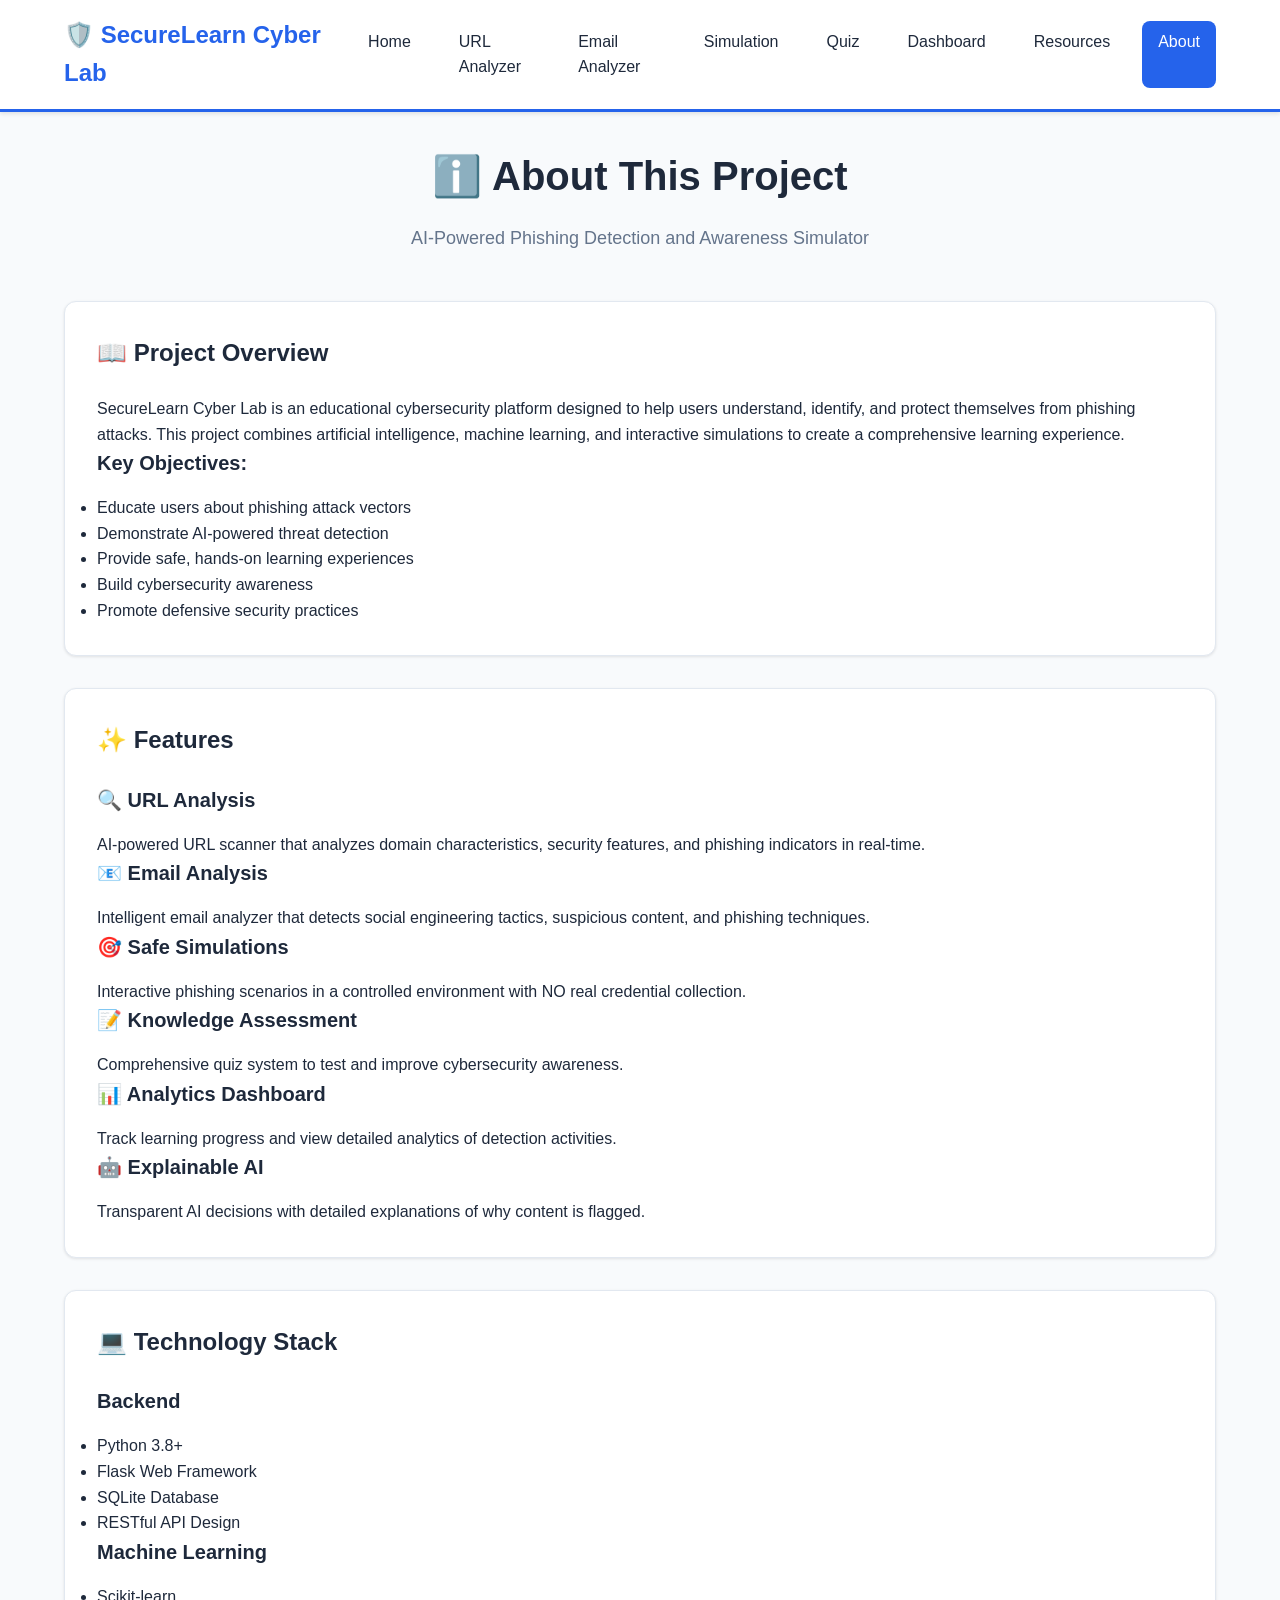
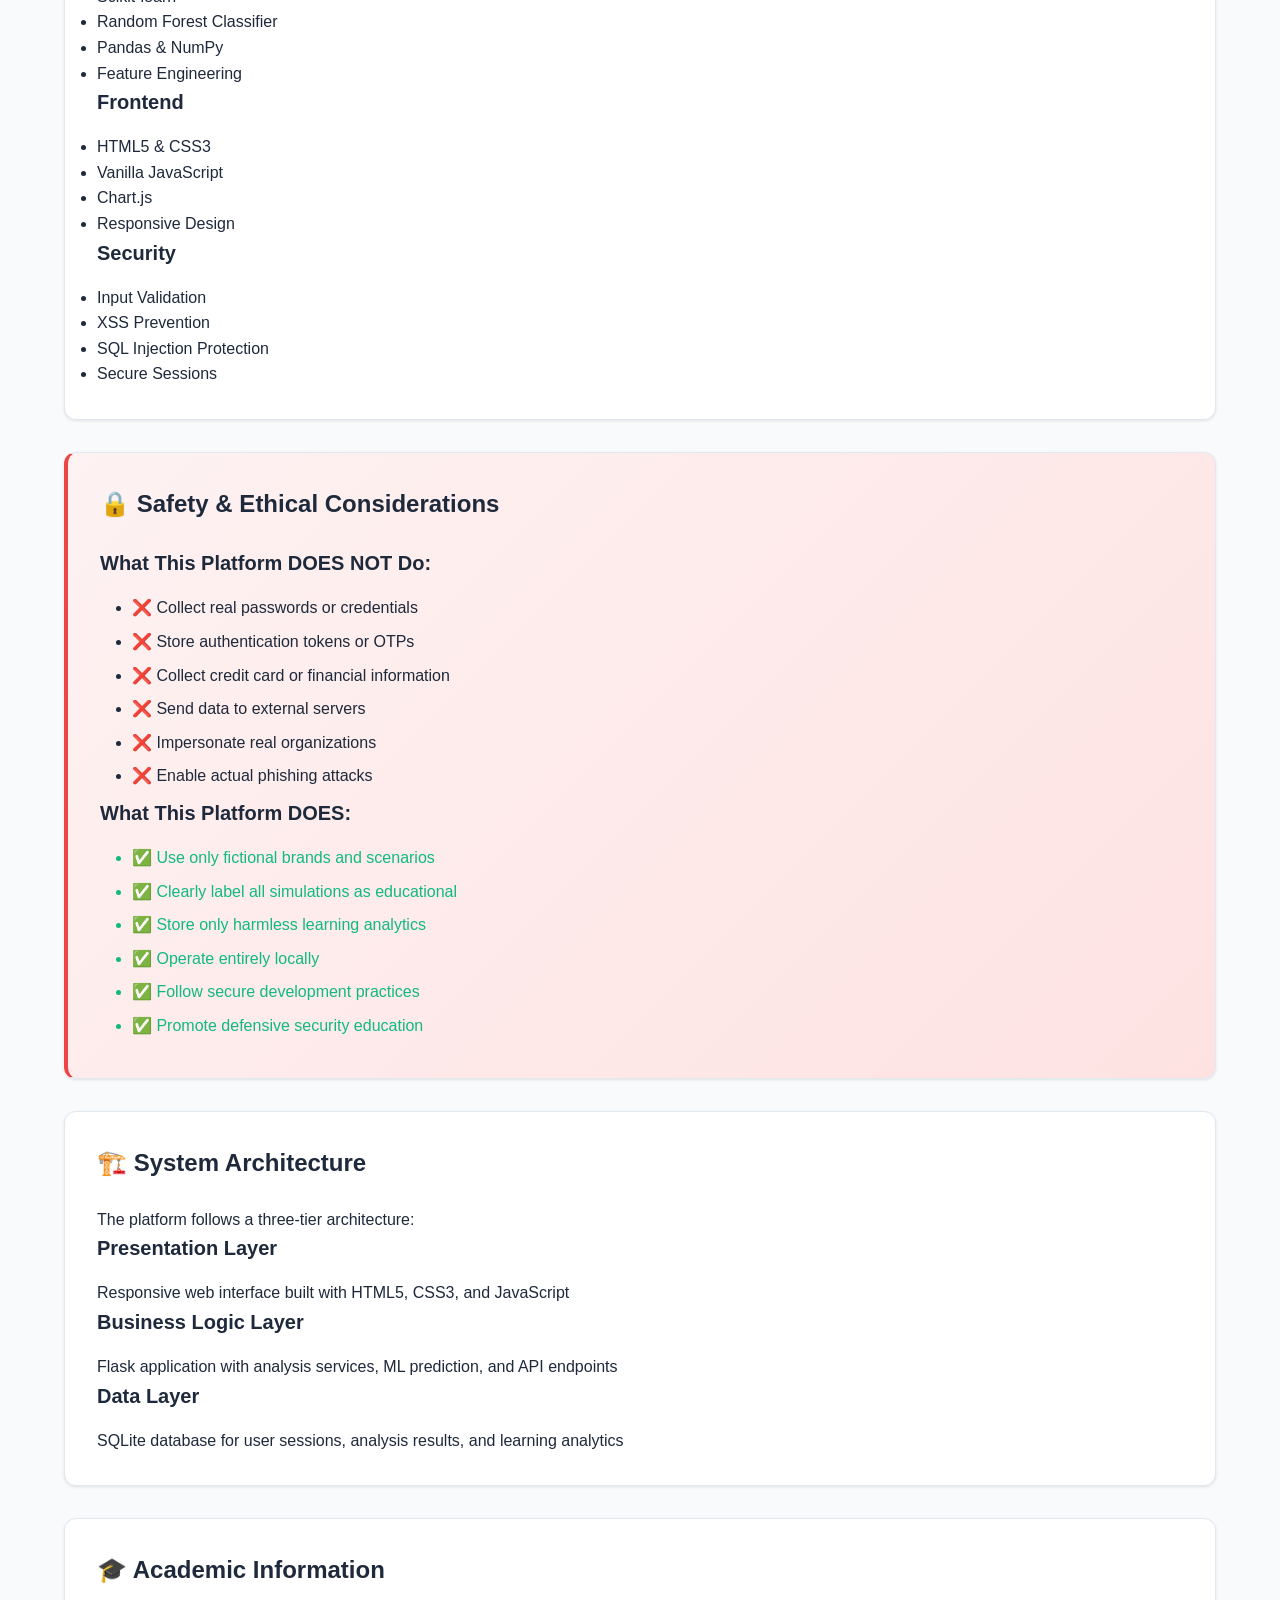
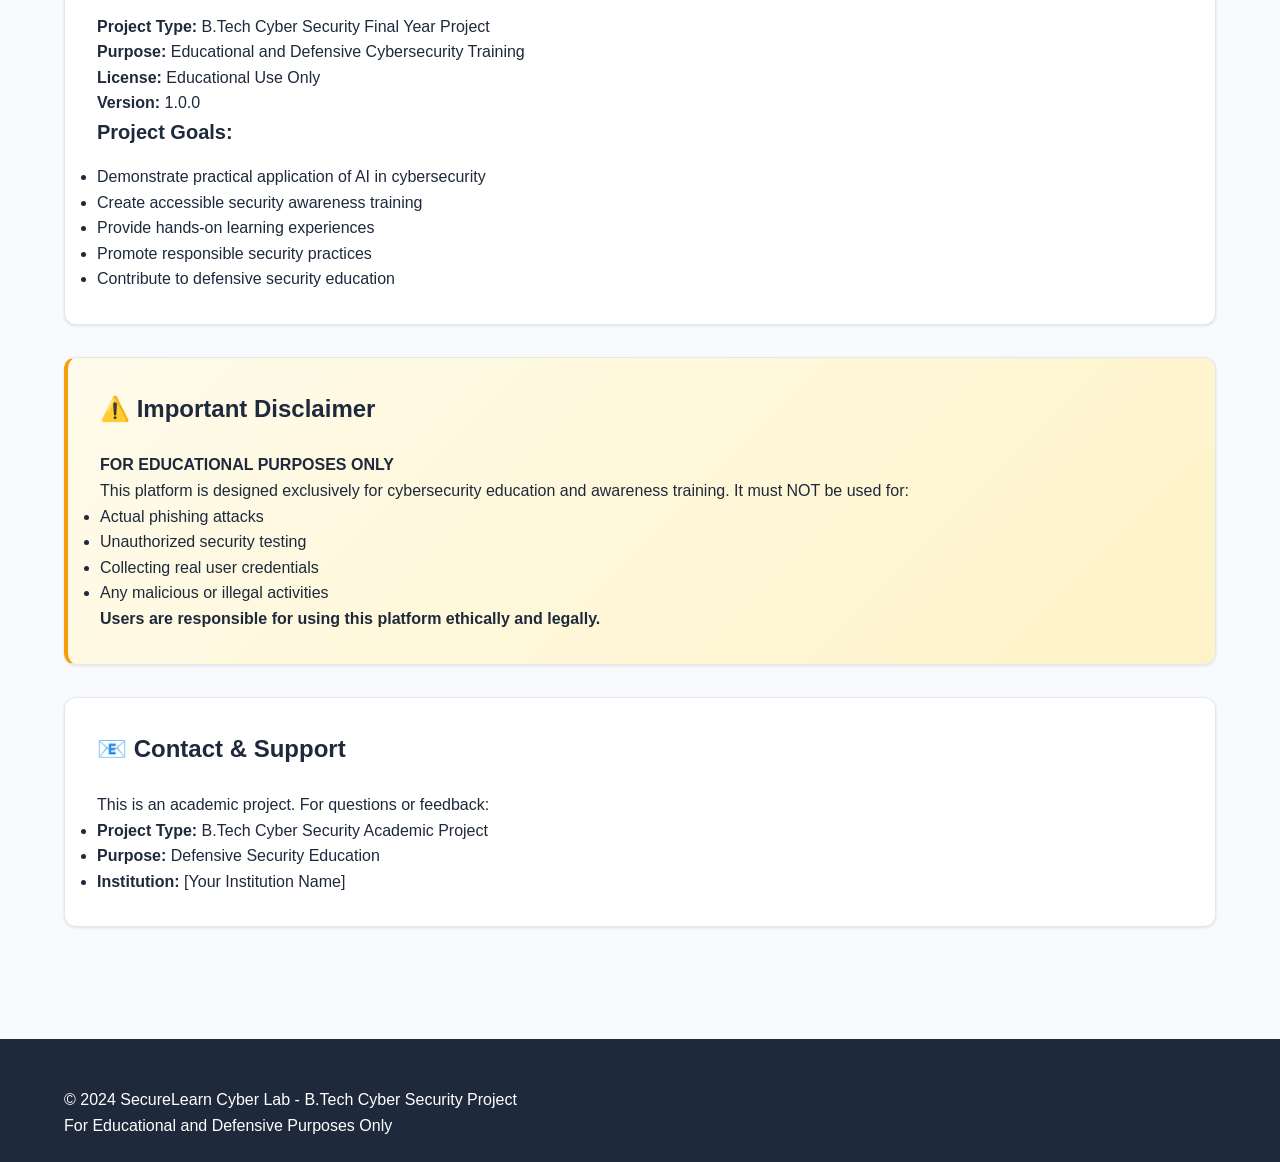
<file: frontend/about.html>
<!DOCTYPE html>
<html lang="en">
<head>
    <meta charset="UTF-8">
    <meta name="viewport" content="width=device-width, initial-scale=1.0">
    <title>About - SecureLearn Cyber Lab</title>
    <link rel="stylesheet" href="css/style.css">
</head>
<body>
    <header class="header">
        <div class="container">
            <div class="logo">
                <h1>🛡️ SecureLearn Cyber Lab</h1>
            </div>
            <nav class="nav">
                <a href="index.html" class="nav-link">Home</a>
                <a href="url-analyzer.html" class="nav-link">URL Analyzer</a>
                <a href="email-analyzer.html" class="nav-link">Email Analyzer</a>
                <a href="simulator.html" class="nav-link">Simulation</a>
                <a href="quiz.html" class="nav-link">Quiz</a>
                <a href="dashboard.html" class="nav-link">Dashboard</a>
                <a href="resources.html" class="nav-link">Resources</a>
                <a href="about.html" class="nav-link active">About</a>
            </nav>
        </div>
    </header>

    <main class="main-content">
        <div class="container">
            <div class="page-header">
                <h1>ℹ️ About This Project</h1>
                <p>AI-Powered Phishing Detection and Awareness Simulator</p>
            </div>

            <!-- Project Overview -->
            <div class="card">
                <h2>📖 Project Overview</h2>
                <p>SecureLearn Cyber Lab is an educational cybersecurity platform designed to help users understand, identify, and protect themselves from phishing attacks. This project combines artificial intelligence, machine learning, and interactive simulations to create a comprehensive learning experience.</p>
                
                <h3>Key Objectives:</h3>
                <ul>
                    <li>Educate users about phishing attack vectors</li>
                    <li>Demonstrate AI-powered threat detection</li>
                    <li>Provide safe, hands-on learning experiences</li>
                    <li>Build cybersecurity awareness</li>
                    <li>Promote defensive security practices</li>
                </ul>
            </div>

            <!-- Features -->
            <div class="card">
                <h2>✨ Features</h2>
                <div class="features-list">
                    <div class="feature-detail">
                        <h3>🔍 URL Analysis</h3>
                        <p>AI-powered URL scanner that analyzes domain characteristics, security features, and phishing indicators in real-time.</p>
                    </div>
                    
                    <div class="feature-detail">
                        <h3>📧 Email Analysis</h3>
                        <p>Intelligent email analyzer that detects social engineering tactics, suspicious content, and phishing techniques.</p>
                    </div>
                    
                    <div class="feature-detail">
                        <h3>🎯 Safe Simulations</h3>
                        <p>Interactive phishing scenarios in a controlled environment with NO real credential collection.</p>
                    </div>
                    
                    <div class="feature-detail">
                        <h3>📝 Knowledge Assessment</h3>
                        <p>Comprehensive quiz system to test and improve cybersecurity awareness.</p>
                    </div>
                    
                    <div class="feature-detail">
                        <h3>📊 Analytics Dashboard</h3>
                        <p>Track learning progress and view detailed analytics of detection activities.</p>
                    </div>
                    
                    <div class="feature-detail">
                        <h3>🤖 Explainable AI</h3>
                        <p>Transparent AI decisions with detailed explanations of why content is flagged.</p>
                    </div>
                </div>
            </div>

            <!-- Technology Stack -->
            <div class="card">
                <h2>💻 Technology Stack</h2>
                <div class="tech-grid">
                    <div class="tech-category">
                        <h3>Backend</h3>
                        <ul>
                            <li>Python 3.8+</li>
                            <li>Flask Web Framework</li>
                            <li>SQLite Database</li>
                            <li>RESTful API Design</li>
                        </ul>
                    </div>
                    
                    <div class="tech-category">
                        <h3>Machine Learning</h3>
                        <ul>
                            <li>Scikit-learn</li>
                            <li>Random Forest Classifier</li>
                            <li>Pandas & NumPy</li>
                            <li>Feature Engineering</li>
                        </ul>
                    </div>
                    
                    <div class="tech-category">
                        <h3>Frontend</h3>
                        <ul>
                            <li>HTML5 & CSS3</li>
                            <li>Vanilla JavaScript</li>
                            <li>Chart.js</li>
                            <li>Responsive Design</li>
                        </ul>
                    </div>
                    
                    <div class="tech-category">
                        <h3>Security</h3>
                        <ul>
                            <li>Input Validation</li>
                            <li>XSS Prevention</li>
                            <li>SQL Injection Protection</li>
                            <li>Secure Sessions</li>
                        </ul>
                    </div>
                </div>
            </div>

            <!-- Safety & Ethics -->
            <div class="card alert-card">
                <h2>🔒 Safety & Ethical Considerations</h2>
                
                <h3>What This Platform DOES NOT Do:</h3>
                <ul class="safety-list">
                    <li>❌ Collect real passwords or credentials</li>
                    <li>❌ Store authentication tokens or OTPs</li>
                    <li>❌ Collect credit card or financial information</li>
                    <li>❌ Send data to external servers</li>
                    <li>❌ Impersonate real organizations</li>
                    <li>❌ Enable actual phishing attacks</li>
                </ul>
                
                <h3>What This Platform DOES:</h3>
                <ul class="safety-list safe">
                    <li>✅ Use only fictional brands and scenarios</li>
                    <li>✅ Clearly label all simulations as educational</li>
                    <li>✅ Store only harmless learning analytics</li>
                    <li>✅ Operate entirely locally</li>
                    <li>✅ Follow secure development practices</li>
                    <li>✅ Promote defensive security education</li>
                </ul>
            </div>

            <!-- Architecture -->
            <div class="card">
                <h2>🏗️ System Architecture</h2>
                <p>The platform follows a three-tier architecture:</p>
                
                <div class="architecture-layers">
                    <div class="arch-layer">
                        <h3>Presentation Layer</h3>
                        <p>Responsive web interface built with HTML5, CSS3, and JavaScript</p>
                    </div>
                    
                    <div class="arch-layer">
                        <h3>Business Logic Layer</h3>
                        <p>Flask application with analysis services, ML prediction, and API endpoints</p>
                    </div>
                    
                    <div class="arch-layer">
                        <h3>Data Layer</h3>
                        <p>SQLite database for user sessions, analysis results, and learning analytics</p>
                    </div>
                </div>
            </div>

            <!-- Project Info -->
            <div class="card">
                <h2>🎓 Academic Information</h2>
                <div class="project-info">
                    <p><strong>Project Type:</strong> B.Tech Cyber Security Final Year Project</p>
                    <p><strong>Purpose:</strong> Educational and Defensive Cybersecurity Training</p>
                    <p><strong>License:</strong> Educational Use Only</p>
                    <p><strong>Version:</strong> 1.0.0</p>
                </div>
                
                <h3>Project Goals:</h3>
                <ul>
                    <li>Demonstrate practical application of AI in cybersecurity</li>
                    <li>Create accessible security awareness training</li>
                    <li>Provide hands-on learning experiences</li>
                    <li>Promote responsible security practices</li>
                    <li>Contribute to defensive security education</li>
                </ul>
            </div>

            <!-- Disclaimer -->
            <div class="card warning-card">
                <h2>⚠️ Important Disclaimer</h2>
                <p><strong>FOR EDUCATIONAL PURPOSES ONLY</strong></p>
                <p>This platform is designed exclusively for cybersecurity education and awareness training. It must NOT be used for:</p>
                <ul>
                    <li>Actual phishing attacks</li>
                    <li>Unauthorized security testing</li>
                    <li>Collecting real user credentials</li>
                    <li>Any malicious or illegal activities</li>
                </ul>
                <p><strong>Users are responsible for using this platform ethically and legally.</strong></p>
            </div>

            <!-- Contact -->
            <div class="card">
                <h2>📧 Contact & Support</h2>
                <p>This is an academic project. For questions or feedback:</p>
                <ul>
                    <li><strong>Project Type:</strong> B.Tech Cyber Security Academic Project</li>
                    <li><strong>Purpose:</strong> Defensive Security Education</li>
                    <li><strong>Institution:</strong> [Your Institution Name]</li>
                </ul>
            </div>
        </div>
    </main>

    <footer class="footer">
        <div class="container">
            <p>&copy; 2024 SecureLearn Cyber Lab - B.Tech Cyber Security Project</p>
            <p>For Educational and Defensive Purposes Only</p>
        </div>
    </footer>

    <script src="js/main.js"></script>
</body>
</html>
</file>
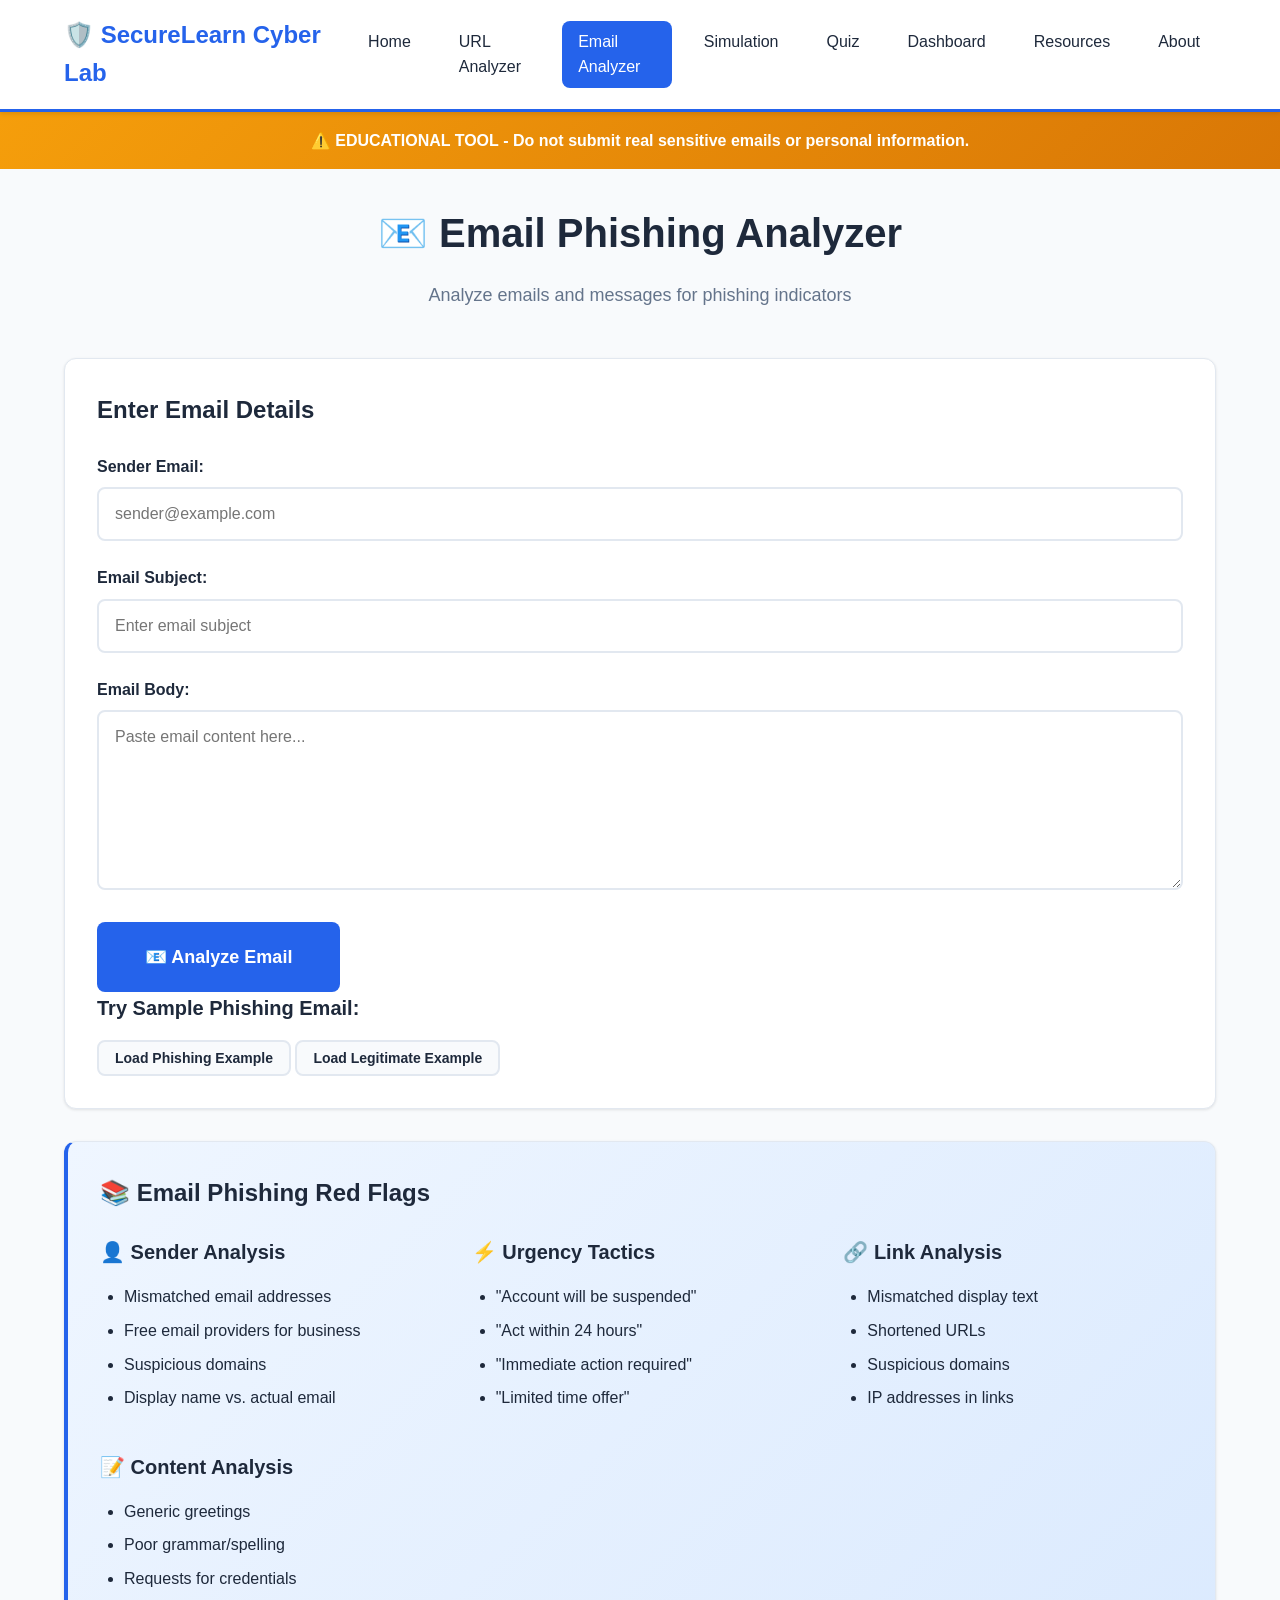
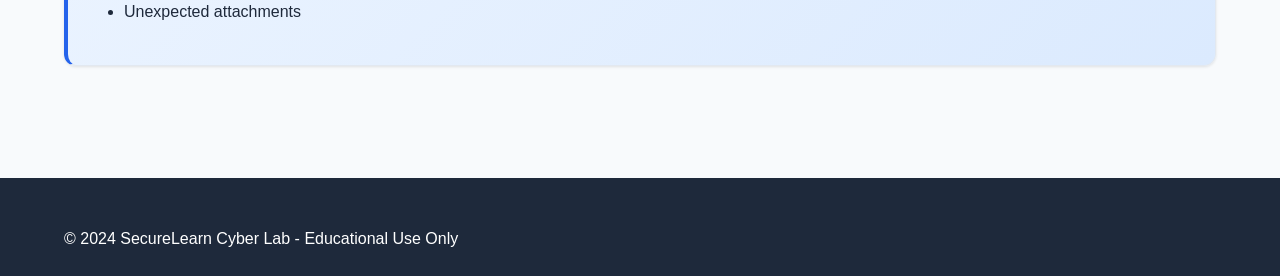
<file: frontend/email-analyzer.html>
<!DOCTYPE html>
<html lang="en">
<head>
    <meta charset="UTF-8">
    <meta name="viewport" content="width=device-width, initial-scale=1.0">
    <title>Email Analyzer - SecureLearn Cyber Lab</title>
    <link rel="stylesheet" href="css/style.css">
</head>
<body>
    <header class="header">
        <div class="container">
            <div class="logo">
                <h1>🛡️ SecureLearn Cyber Lab</h1>
            </div>
            <nav class="nav">
                <a href="index.html" class="nav-link">Home</a>
                <a href="url-analyzer.html" class="nav-link">URL Analyzer</a>
                <a href="email-analyzer.html" class="nav-link active">Email Analyzer</a>
                <a href="simulator.html" class="nav-link">Simulation</a>
                <a href="quiz.html" class="nav-link">Quiz</a>
                <a href="dashboard.html" class="nav-link">Dashboard</a>
                <a href="resources.html" class="nav-link">Resources</a>
                <a href="about.html" class="nav-link">About</a>
            </nav>
        </div>
    </header>

    <div class="warning-banner">
        <div class="container">
            <strong>⚠️ EDUCATIONAL TOOL</strong> - Do not submit real sensitive emails or personal information.
        </div>
    </div>

    <main class="main-content">
        <div class="container">
            <div class="page-header">
                <h1>📧 Email Phishing Analyzer</h1>
                <p>Analyze emails and messages for phishing indicators</p>
            </div>

            <!-- Analysis Form -->
            <div class="card">
                <h2>Enter Email Details</h2>
                <form id="emailAnalysisForm">
                    <div class="form-group">
                        <label for="senderInput">Sender Email:</label>
                        <input type="email" 
                               id="senderInput" 
                               class="form-control" 
                               placeholder="sender@example.com"
                               required>
                    </div>
                    
                    <div class="form-group">
                        <label for="subjectInput">Email Subject:</label>
                        <input type="text" 
                               id="subjectInput" 
                               class="form-control" 
                               placeholder="Enter email subject"
                               required>
                    </div>
                    
                    <div class="form-group">
                        <label for="bodyInput">Email Body:</label>
                        <textarea id="bodyInput" 
                                  class="form-control" 
                                  rows="8" 
                                  placeholder="Paste email content here..."
                                  required></textarea>
                    </div>
                    
                    <button type="submit" class="btn btn-primary btn-large">
                        <span id="analyzeButtonText">📧 Analyze Email</span>
                        <span id="analyzeButtonLoading" class="loading" style="display: none;">
                            ⏳ Analyzing...
                        </span>
                    </button>
                </form>

                <!-- Sample Emails -->
                <div class="sample-emails">
                    <h3>Try Sample Phishing Email:</h3>
                    <button class="btn btn-sample" onclick="loadSampleEmail()">
                        Load Phishing Example
                    </button>
                    <button class="btn btn-sample" onclick="loadLegitimateEmail()">
                        Load Legitimate Example
                    </button>
                </div>
            </div>

            <!-- Results Section -->
            <div id="resultsSection" style="display: none;">
                <!-- Risk Score -->
                <div class="card">
                    <h2>Analysis Results</h2>
                    <div class="risk-score-container">
                        <div class="risk-score">
                            <div class="score-circle" id="scoreCircle">
                                <span class="score-number" id="scoreNumber">0</span>
                                <span class="score-label">/100</span>
                            </div>
                            <div class="risk-level" id="riskLevel">ANALYZING...</div>
                        </div>
                    </div>
                </div>

                <!-- Email Details -->
                <div class="card">
                    <h2>📨 Email Details</h2>
                    <div class="email-details">
                        <div class="detail-item">
                            <strong>From:</strong>
                            <span id="emailFrom"></span>
                        </div>
                        <div class="detail-item">
                            <strong>Subject:</strong>
                            <span id="emailSubject"></span>
                        </div>
                    </div>
                </div>

                <!-- Indicators -->
                <div class="card" id="indicatorsCard">
                    <h2>⚠️ Detected Indicators</h2>
                    <div id="indicatorsList"></div>
                </div>

                <!-- Phishing Techniques -->
                <div class="card" id="techniquesCard">
                    <h2>🎯 Phishing Techniques Identified</h2>
                    <div id="techniquesList"></div>
                </div>

                <!-- Recommendation -->
                <div class="card recommendation-card" id="recommendationCard">
                    <h2>💡 Recommendation</h2>
                    <p id="recommendationText"></p>
                </div>
            </div>

            <!-- Education Section -->
            <div class="card info-card">
                <h2>📚 Email Phishing Red Flags</h2>
                <div class="info-grid">
                    <div class="info-item">
                        <h3>👤 Sender Analysis</h3>
                        <ul>
                            <li>Mismatched email addresses</li>
                            <li>Free email providers for business</li>
                            <li>Suspicious domains</li>
                            <li>Display name vs. actual email</li>
                        </ul>
                    </div>
                    
                    <div class="info-item">
                        <h3>⚡ Urgency Tactics</h3>
                        <ul>
                            <li>"Account will be suspended"</li>
                            <li>"Act within 24 hours"</li>
                            <li>"Immediate action required"</li>
                            <li>"Limited time offer"</li>
                        </ul>
                    </div>
                    
                    <div class="info-item">
                        <h3>🔗 Link Analysis</h3>
                        <ul>
                            <li>Mismatched display text</li>
                            <li>Shortened URLs</li>
                            <li>Suspicious domains</li>
                            <li>IP addresses in links</li>
                        </ul>
                    </div>
                    
                    <div class="info-item">
                        <h3>📝 Content Analysis</h3>
                        <ul>
                            <li>Generic greetings</li>
                            <li>Poor grammar/spelling</li>
                            <li>Requests for credentials</li>
                            <li>Unexpected attachments</li>
                        </ul>
                    </div>
                </div>
            </div>
        </div>
    </main>

    <footer class="footer">
        <div class="container">
            <p>&copy; 2024 SecureLearn Cyber Lab - Educational Use Only</p>
        </div>
    </footer>

    <script src="js/main.js"></script>
    <script>
        // Sample phishing email
        function loadSampleEmail() {
            document.getElementById('senderInput').value = 'PayPal Security <noreply@paypa1-secure.tk>';
            document.getElementById('subjectInput').value = 'URGENT: Your Account Will Be Suspended!';
            document.getElementById('bodyInput').value = `Dear Customer,

We have detected unusual activity on your account. Your account will be suspended within 24 hours unless you verify your identity immediately.

Click here to verify: http://paypal-verify.tk/login

Failure to verify will result in permanent account closure.

PayPal Security Team`;
        }

        // Sample legitimate email
        function loadLegitimateEmail() {
            document.getElementById('senderInput').value = 'notifications@example.com';
            document.getElementById('subjectInput').value = 'Your order confirmation';
            document.getElementById('bodyInput').value = `Hi John,

Thank you for your recent purchase. Your order #12345 has been confirmed and will ship within 2-3 business days.

You can track your order at: https://www.example.com/orders/12345

If you have any questions, please contact our support team.

Best regards,
Example Team`;
        }

        // Form submission
        document.getElementById('emailAnalysisForm').addEventListener('submit', async (e) => {
            e.preventDefault();
            
            const sender = document.getElementById('senderInput').value;
            const subject = document.getElementById('subjectInput').value;
            const body = document.getElementById('bodyInput').value;
            
            const analyzeButton = document.getElementById('analyzeButtonText');
            const loadingButton = document.getElementById('analyzeButtonLoading');
            
            analyzeButton.style.display = 'none';
            loadingButton.style.display = 'inline';
            
            try {
                const response = await fetch('/api/analyze-email', {
                    method: 'POST',
                    headers: {
                        'Content-Type': 'application/json'
                    },
                    body: JSON.stringify({ sender, subject, body })
                });
                
                const data = await response.json();
                
                if (data.success) {
                    displayResults(data.result);
                } else {
                    alert('Error: ' + (data.error || 'Analysis failed'));
                }
            } catch (error) {
                alert('Error: ' + error.message);
            } finally {
                analyzeButton.style.display = 'inline';
                loadingButton.style.display = 'none';
            }
        });
        
        function displayResults(result) {
            // Show results section
            document.getElementById('resultsSection').style.display = 'block';
            
            // Scroll to results
            document.getElementById('resultsSection').scrollIntoView({ behavior: 'smooth' });
            
            // Display risk score
            const scoreNumber = document.getElementById('scoreNumber');
            const scoreCircle = document.getElementById('scoreCircle');
            const riskLevel = document.getElementById('riskLevel');
            
            scoreNumber.textContent = result.risk_score;
            riskLevel.textContent = result.risk_level;
            
            // Color code based on risk
            scoreCircle.className = 'score-circle';
            if (result.risk_level === 'HIGH') {
                scoreCircle.classList.add('risk-high');
            } else if (result.risk_level === 'MEDIUM') {
                scoreCircle.classList.add('risk-medium');
            } else {
                scoreCircle.classList.add('risk-low');
            }
            
            // Display email details
            document.getElementById('emailFrom').textContent = result.sender;
            document.getElementById('emailSubject').textContent = result.subject;
            
            // Display indicators
            const indicatorsList = document.getElementById('indicatorsList');
            if (result.indicators && result.indicators.length > 0) {
                indicatorsList.innerHTML = '<ul class="indicators-list">' +
                    result.indicators.map(ind => `<li>⚠️ ${ind}</li>`).join('') +
                    '</ul>';
            } else {
                indicatorsList.innerHTML = '<p class="success-message">✅ No major phishing indicators detected</p>';
            }
            
            // Display phishing techniques
            const techniquesList = document.getElementById('techniquesList');
            if (result.phishing_techniques && result.phishing_techniques.length > 0) {
                techniquesList.innerHTML = '<ul class="techniques-list">' +
                    result.phishing_techniques.map(tech => `<li>🎯 ${tech}</li>`).join('') +
                    '</ul>';
            } else {
                techniquesList.innerHTML = '<p class="success-message">✅ No phishing techniques identified</p>';
            }
            
            // Display recommendation
            document.getElementById('recommendationText').textContent = result.recommendation;
            
            const recommendationCard = document.getElementById('recommendationCard');
            recommendationCard.className = 'card recommendation-card';
            if (result.risk_level === 'HIGH') {
                recommendationCard.classList.add('risk-high');
            } else if (result.risk_level === 'MEDIUM') {
                recommendationCard.classList.add('risk-medium');
            } else {
                recommendationCard.classList.add('risk-low');
            }
        }
    </script>
</body>
</html>
</file>
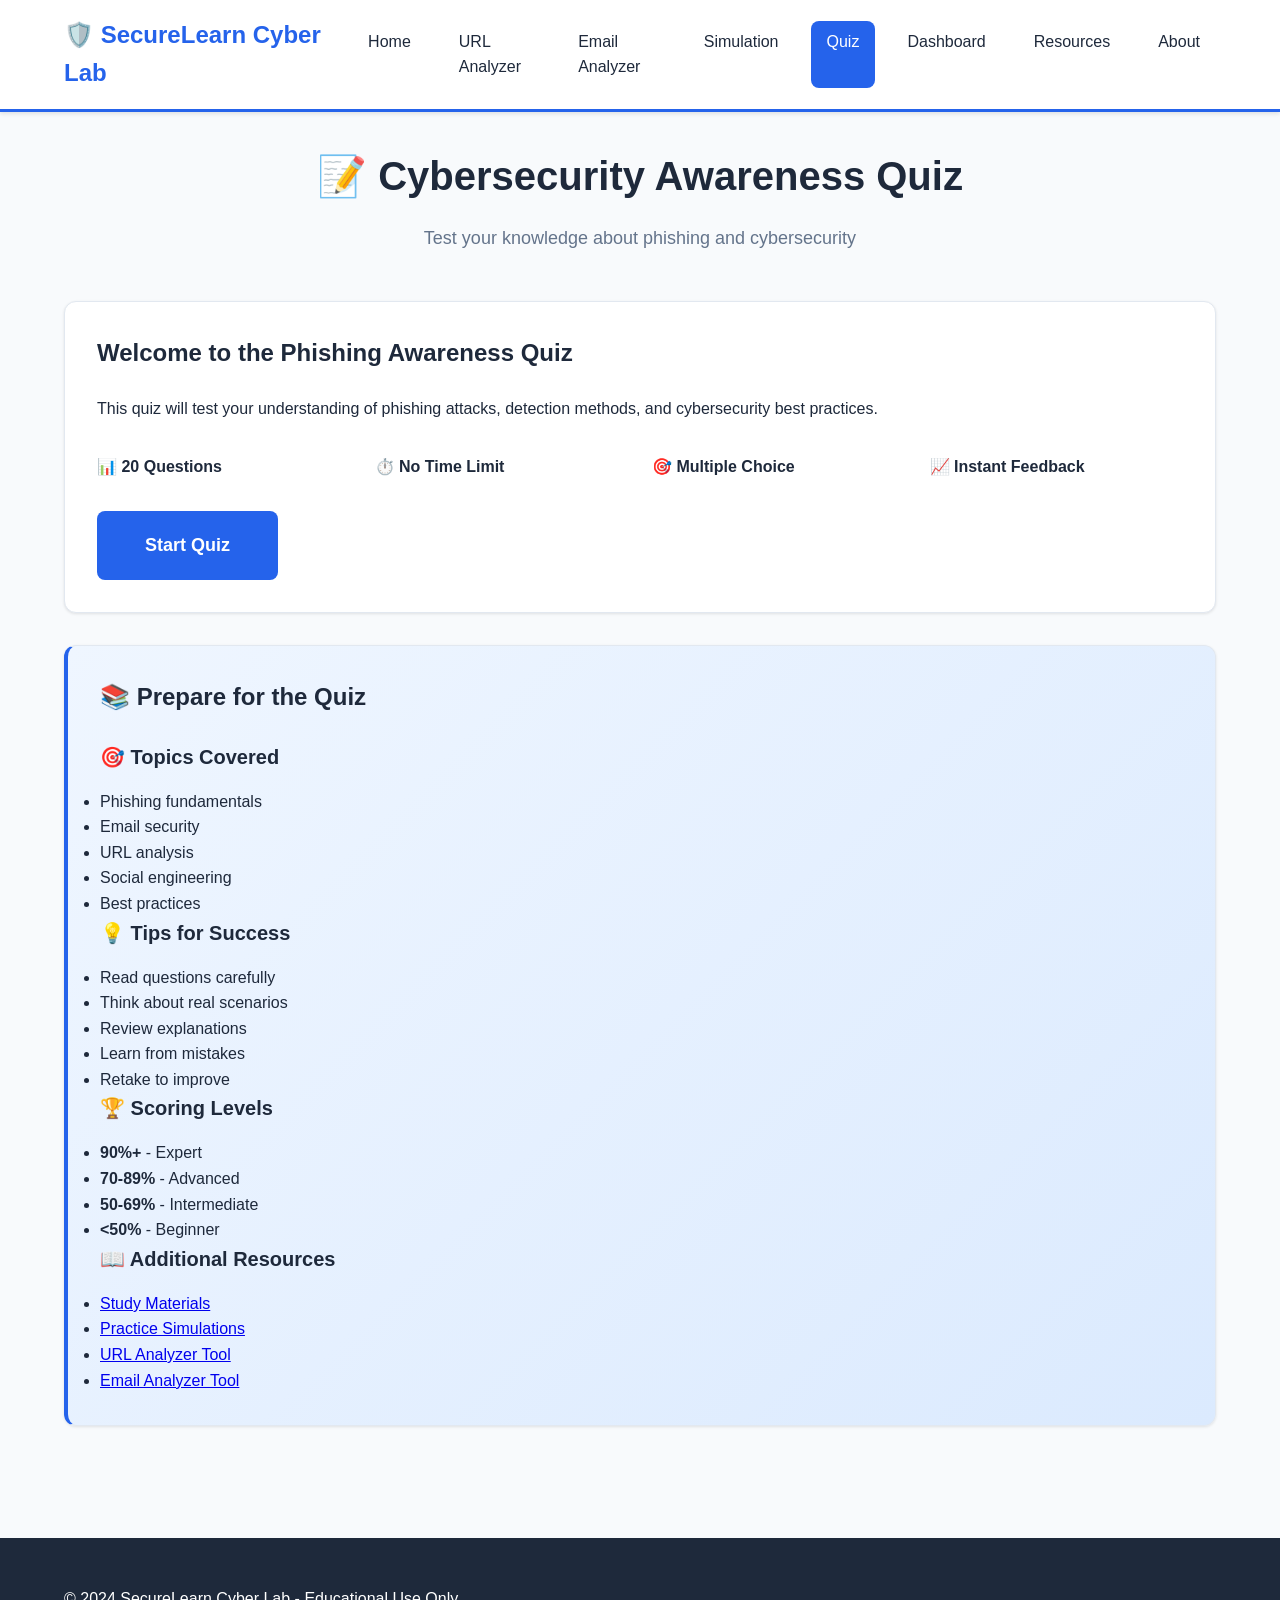
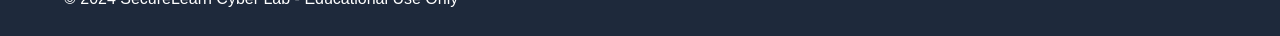
<file: frontend/quiz.html>
<!DOCTYPE html>
<html lang="en">
<head>
    <meta charset="UTF-8">
    <meta name="viewport" content="width=device-width, initial-scale=1.0">
    <title>Awareness Quiz - SecureLearn Cyber Lab</title>
    <link rel="stylesheet" href="css/style.css">
</head>
<body>
    <header class="header">
        <div class="container">
            <div class="logo">
                <h1>🛡️ SecureLearn Cyber Lab</h1>
            </div>
            <nav class="nav">
                <a href="index.html" class="nav-link">Home</a>
                <a href="url-analyzer.html" class="nav-link">URL Analyzer</a>
                <a href="email-analyzer.html" class="nav-link">Email Analyzer</a>
                <a href="simulator.html" class="nav-link">Simulation</a>
                <a href="quiz.html" class="nav-link active">Quiz</a>
                <a href="dashboard.html" class="nav-link">Dashboard</a>
                <a href="resources.html" class="nav-link">Resources</a>
                <a href="about.html" class="nav-link">About</a>
            </nav>
        </div>
    </header>

    <main class="main-content">
        <div class="container">
            <div class="page-header">
                <h1>📝 Cybersecurity Awareness Quiz</h1>
                <p>Test your knowledge about phishing and cybersecurity</p>
            </div>

            <!-- Quiz Introduction -->
            <div id="quizIntro" class="card">
                <h2>Welcome to the Phishing Awareness Quiz</h2>
                <p>This quiz will test your understanding of phishing attacks, detection methods, and cybersecurity best practices.</p>
                
                <div class="quiz-info">
                    <div class="info-item">
                        <span class="info-icon">📊</span>
                        <span><strong>20 Questions</strong></span>
                    </div>
                    <div class="info-item">
                        <span class="info-icon">⏱️</span>
                        <span><strong>No Time Limit</strong></span>
                    </div>
                    <div class="info-item">
                        <span class="info-icon">🎯</span>
                        <span><strong>Multiple Choice</strong></span>
                    </div>
                    <div class="info-item">
                        <span class="info-icon">📈</span>
                        <span><strong>Instant Feedback</strong></span>
                    </div>
                </div>

                <button onclick="startQuiz()" class="btn btn-primary btn-large">Start Quiz</button>
            </div>

            <!-- Quiz Container -->
            <div id="quizContainer" style="display: none;">
                <div class="card">
                    <div class="quiz-header">
                        <div class="quiz-progress">
                            <span id="questionNumber">Question 1</span>
                            <span id="progressText">of 20</span>
                        </div>
                        <div class="progress-bar">
                            <div id="progressFill" class="progress-fill"></div>
                        </div>
                    </div>

                    <div id="questionContainer">
                        <h2 id="questionText"></h2>
                        <div id="optionsContainer" class="options-container"></div>
                    </div>

                    <div class="quiz-navigation">
                        <button id="nextButton" onclick="nextQuestion()" class="btn btn-primary" style="display: none;">
                            Next Question →
                        </button>
                        <button id="submitButton" onclick="submitQuiz()" class="btn btn-success" style="display: none;">
                            Submit Quiz
                        </button>
                    </div>
                </div>
            </div>

            <!-- Results Container -->
            <div id="resultsContainer" style="display: none;">
                <div class="card results-card">
                    <h2>🎉 Quiz Results</h2>
                    
                    <div class="score-display">
                        <div class="score-circle-large" id="scoreCircleLarge">
                            <div class="score-content">
                                <div class="score-number-large" id="scoreNumberLarge">0</div>
                                <div class="score-total">/ <span id="totalQuestions">20</span></div>
                            </div>
                        </div>
                        <div class="score-info">
                            <div class="score-percentage" id="scorePercentage">0%</div>
                            <div class="score-level" id="scoreLevel">-</div>
                            <div class="score-message" id="scoreMessage">-</div>
                        </div>
                    </div>

                    <div class="results-actions">
                        <button onclick="reviewAnswers()" class="btn btn-primary">📋 Review Answers</button>
                        <button onclick="retakeQuiz()" class="btn btn-secondary">🔄 Retake Quiz</button>
                        <a href="dashboard.html" class="btn btn-secondary">📊 View Dashboard</a>
                    </div>
                </div>

                <!-- Detailed Results -->
                <div id="detailedResults" class="card" style="display: none;">
                    <h2>📋 Detailed Review</h2>
                    <div id="reviewContainer"></div>
                </div>
            </div>

            <!-- Learning Resources -->
            <div class="card info-card">
                <h2>📚 Prepare for the Quiz</h2>
                <div class="resources-grid">
                    <div class="resource-item">
                        <h3>🎯 Topics Covered</h3>
                        <ul>
                            <li>Phishing fundamentals</li>
                            <li>Email security</li>
                            <li>URL analysis</li>
                            <li>Social engineering</li>
                            <li>Best practices</li>
                        </ul>
                    </div>
                    
                    <div class="resource-item">
                        <h3>💡 Tips for Success</h3>
                        <ul>
                            <li>Read questions carefully</li>
                            <li>Think about real scenarios</li>
                            <li>Review explanations</li>
                            <li>Learn from mistakes</li>
                            <li>Retake to improve</li>
                        </ul>
                    </div>
                    
                    <div class="resource-item">
                        <h3>🏆 Scoring Levels</h3>
                        <ul>
                            <li><strong>90%+</strong> - Expert</li>
                            <li><strong>70-89%</strong> - Advanced</li>
                            <li><strong>50-69%</strong> - Intermediate</li>
                            <li><strong>&lt;50%</strong> - Beginner</li>
                        </ul>
                    </div>
                    
                    <div class="resource-item">
                        <h3>📖 Additional Resources</h3>
                        <ul>
                            <li><a href="resources.html">Study Materials</a></li>
                            <li><a href="simulator.html">Practice Simulations</a></li>
                            <li><a href="url-analyzer.html">URL Analyzer Tool</a></li>
                            <li><a href="email-analyzer.html">Email Analyzer Tool</a></li>
                        </ul>
                    </div>
                </div>
            </div>
        </div>
    </main>

    <footer class="footer">
        <div class="container">
            <p>&copy; 2024 SecureLearn Cyber Lab - Educational Use Only</p>
        </div>
    </footer>

    <script src="js/main.js"></script>
    <script src="js/quiz.js"></script>
</body>
</html>
</file>
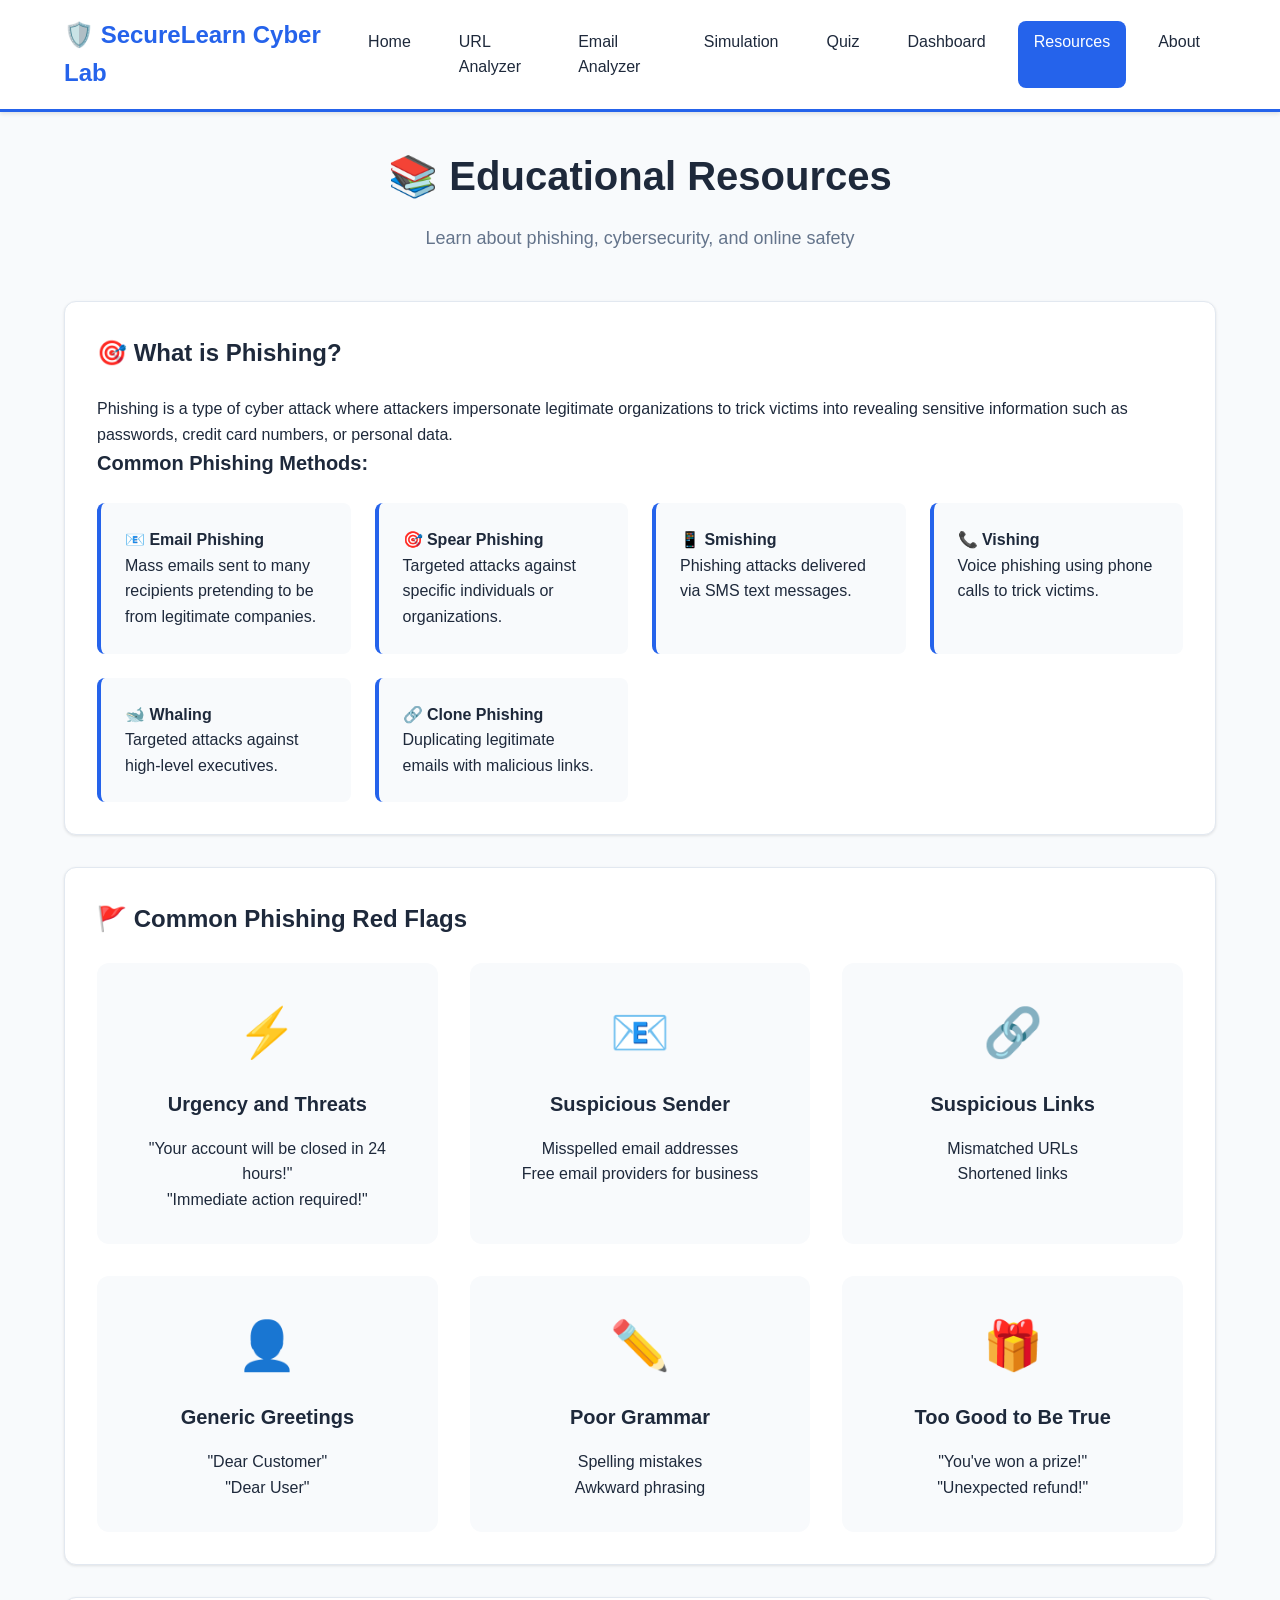
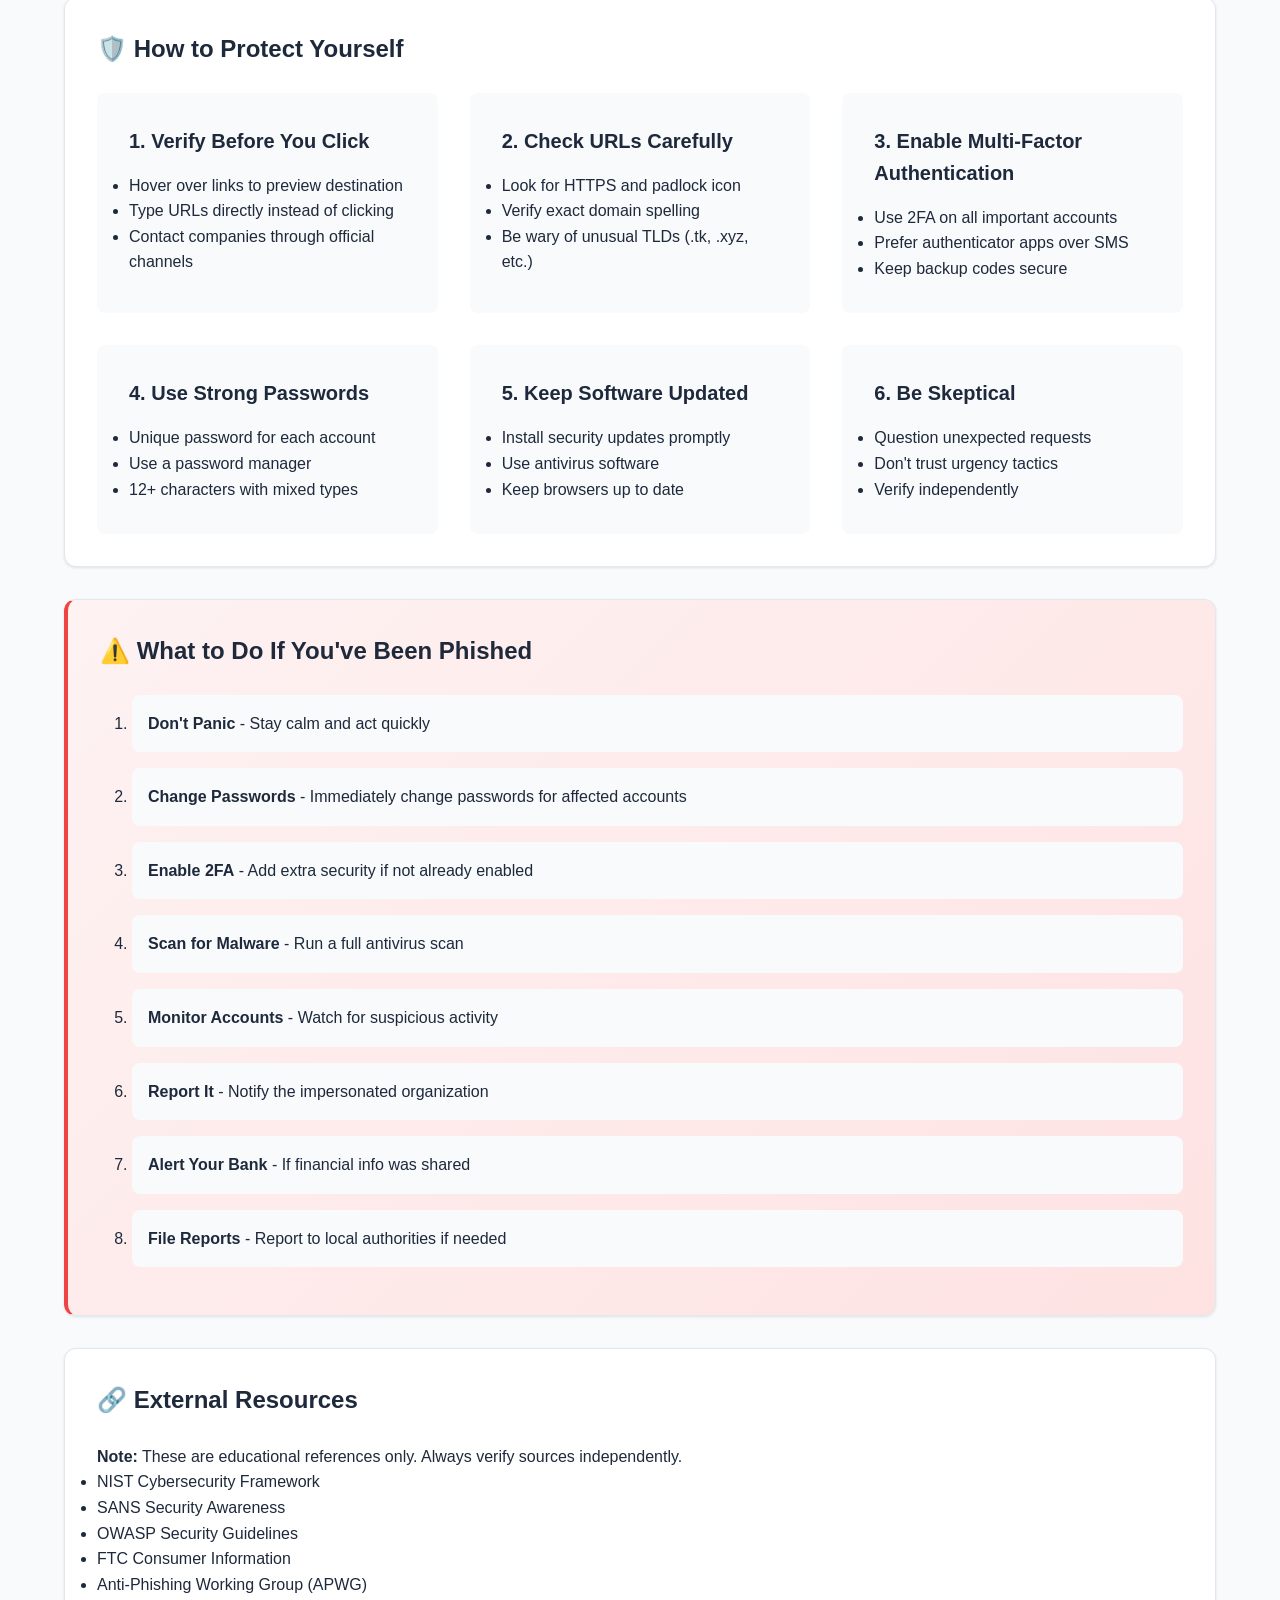
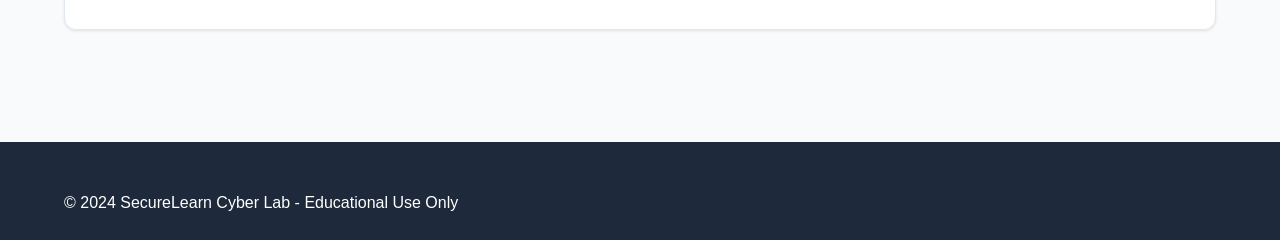
<file: frontend/resources.html>
<!DOCTYPE html>
<html lang="en">
<head>
    <meta charset="UTF-8">
    <meta name="viewport" content="width=device-width, initial-scale=1.0">
    <title>Educational Resources - SecureLearn Cyber Lab</title>
    <link rel="stylesheet" href="css/style.css">
</head>
<body>
    <header class="header">
        <div class="container">
            <div class="logo">
                <h1>🛡️ SecureLearn Cyber Lab</h1>
            </div>
            <nav class="nav">
                <a href="index.html" class="nav-link">Home</a>
                <a href="url-analyzer.html" class="nav-link">URL Analyzer</a>
                <a href="email-analyzer.html" class="nav-link">Email Analyzer</a>
                <a href="simulator.html" class="nav-link">Simulation</a>
                <a href="quiz.html" class="nav-link">Quiz</a>
                <a href="dashboard.html" class="nav-link">Dashboard</a>
                <a href="resources.html" class="nav-link active">Resources</a>
                <a href="about.html" class="nav-link">About</a>
            </nav>
        </div>
    </header>

    <main class="main-content">
        <div class="container">
            <div class="page-header">
                <h1>📚 Educational Resources</h1>
                <p>Learn about phishing, cybersecurity, and online safety</p>
            </div>

            <!-- Phishing Fundamentals -->
            <div class="card">
                <h2>🎯 What is Phishing?</h2>
                <p>Phishing is a type of cyber attack where attackers impersonate legitimate organizations to trick victims into revealing sensitive information such as passwords, credit card numbers, or personal data.</p>
                
                <h3>Common Phishing Methods:</h3>
                <div class="method-grid">
                    <div class="method-card">
                        <h4>📧 Email Phishing</h4>
                        <p>Mass emails sent to many recipients pretending to be from legitimate companies.</p>
                    </div>
                    <div class="method-card">
                        <h4>🎯 Spear Phishing</h4>
                        <p>Targeted attacks against specific individuals or organizations.</p>
                    </div>
                    <div class="method-card">
                        <h4>📱 Smishing</h4>
                        <p>Phishing attacks delivered via SMS text messages.</p>
                    </div>
                    <div class="method-card">
                        <h4>📞 Vishing</h4>
                        <p>Voice phishing using phone calls to trick victims.</p>
                    </div>
                    <div class="method-card">
                        <h4>🐋 Whaling</h4>
                        <p>Targeted attacks against high-level executives.</p>
                    </div>
                    <div class="method-card">
                        <h4>🔗 Clone Phishing</h4>
                        <p>Duplicating legitimate emails with malicious links.</p>
                    </div>
                </div>
            </div>

            <!-- Red Flags -->
            <div class="card">
                <h2>🚩 Common Phishing Red Flags</h2>
                <div class="red-flags-grid">
                    <div class="red-flag-item">
                        <div class="flag-icon">⚡</div>
                        <h3>Urgency and Threats</h3>
                        <p>"Your account will be closed in 24 hours!"</p>
                        <p>"Immediate action required!"</p>
                    </div>
                    
                    <div class="red-flag-item">
                        <div class="flag-icon">📧</div>
                        <h3>Suspicious Sender</h3>
                        <p>Misspelled email addresses</p>
                        <p>Free email providers for business</p>
                    </div>
                    
                    <div class="red-flag-item">
                        <div class="flag-icon">🔗</div>
                        <h3>Suspicious Links</h3>
                        <p>Mismatched URLs</p>
                        <p>Shortened links</p>
                    </div>
                    
                    <div class="red-flag-item">
                        <div class="flag-icon">👤</div>
                        <h3>Generic Greetings</h3>
                        <p>"Dear Customer"</p>
                        <p>"Dear User"</p>
                    </div>
                    
                    <div class="red-flag-item">
                        <div class="flag-icon">✏️</div>
                        <h3>Poor Grammar</h3>
                        <p>Spelling mistakes</p>
                        <p>Awkward phrasing</p>
                    </div>
                    
                    <div class="red-flag-item">
                        <div class="flag-icon">🎁</div>
                        <h3>Too Good to Be True</h3>
                        <p>"You've won a prize!"</p>
                        <p>"Unexpected refund!"</p>
                    </div>
                </div>
            </div>

            <!-- Protection Tips -->
            <div class="card">
                <h2>🛡️ How to Protect Yourself</h2>
                <div class="protection-grid">
                    <div class="protection-item">
                        <h3>1. Verify Before You Click</h3>
                        <ul>
                            <li>Hover over links to preview destination</li>
                            <li>Type URLs directly instead of clicking</li>
                            <li>Contact companies through official channels</li>
                        </ul>
                    </div>
                    
                    <div class="protection-item">
                        <h3>2. Check URLs Carefully</h3>
                        <ul>
                            <li>Look for HTTPS and padlock icon</li>
                            <li>Verify exact domain spelling</li>
                            <li>Be wary of unusual TLDs (.tk, .xyz, etc.)</li>
                        </ul>
                    </div>
                    
                    <div class="protection-item">
                        <h3>3. Enable Multi-Factor Authentication</h3>
                        <ul>
                            <li>Use 2FA on all important accounts</li>
                            <li>Prefer authenticator apps over SMS</li>
                            <li>Keep backup codes secure</li>
                        </ul>
                    </div>
                    
                    <div class="protection-item">
                        <h3>4. Use Strong Passwords</h3>
                        <ul>
                            <li>Unique password for each account</li>
                            <li>Use a password manager</li>
                            <li>12+ characters with mixed types</li>
                        </ul>
                    </div>
                    
                    <div class="protection-item">
                        <h3>5. Keep Software Updated</h3>
                        <ul>
                            <li>Install security updates promptly</li>
                            <li>Use antivirus software</li>
                            <li>Keep browsers up to date</li>
                        </ul>
                    </div>
                    
                    <div class="protection-item">
                        <h3>6. Be Skeptical</h3>
                        <ul>
                            <li>Question unexpected requests</li>
                            <li>Don't trust urgency tactics</li>
                            <li>Verify independently</li>
                        </ul>
                    </div>
                </div>
            </div>

            <!-- What to Do If Compromised -->
            <div class="card alert-card">
                <h2>⚠️ What to Do If You've Been Phished</h2>
                <ol class="action-steps">
                    <li><strong>Don't Panic</strong> - Stay calm and act quickly</li>
                    <li><strong>Change Passwords</strong> - Immediately change passwords for affected accounts</li>
                    <li><strong>Enable 2FA</strong> - Add extra security if not already enabled</li>
                    <li><strong>Scan for Malware</strong> - Run a full antivirus scan</li>
                    <li><strong>Monitor Accounts</strong> - Watch for suspicious activity</li>
                    <li><strong>Report It</strong> - Notify the impersonated organization</li>
                    <li><strong>Alert Your Bank</strong> - If financial info was shared</li>
                    <li><strong>File Reports</strong> - Report to local authorities if needed</li>
                </ol>
            </div>

            <!-- Additional Resources -->
            <div class="card">
                <h2>🔗 External Resources</h2>
                <div class="external-resources">
                    <p><strong>Note:</strong> These are educational references only. Always verify sources independently.</p>
                    <ul>
                        <li>NIST Cybersecurity Framework</li>
                        <li>SANS Security Awareness</li>
                        <li>OWASP Security Guidelines</li>
                        <li>FTC Consumer Information</li>
                        <li>Anti-Phishing Working Group (APWG)</li>
                    </ul>
                </div>
            </div>
        </div>
    </main>

    <footer class="footer">
        <div class="container">
            <p>&copy; 2024 SecureLearn Cyber Lab - Educational Use Only</p>
        </div>
    </footer>

    <script src="js/main.js"></script>
</body>
</html>
</file>
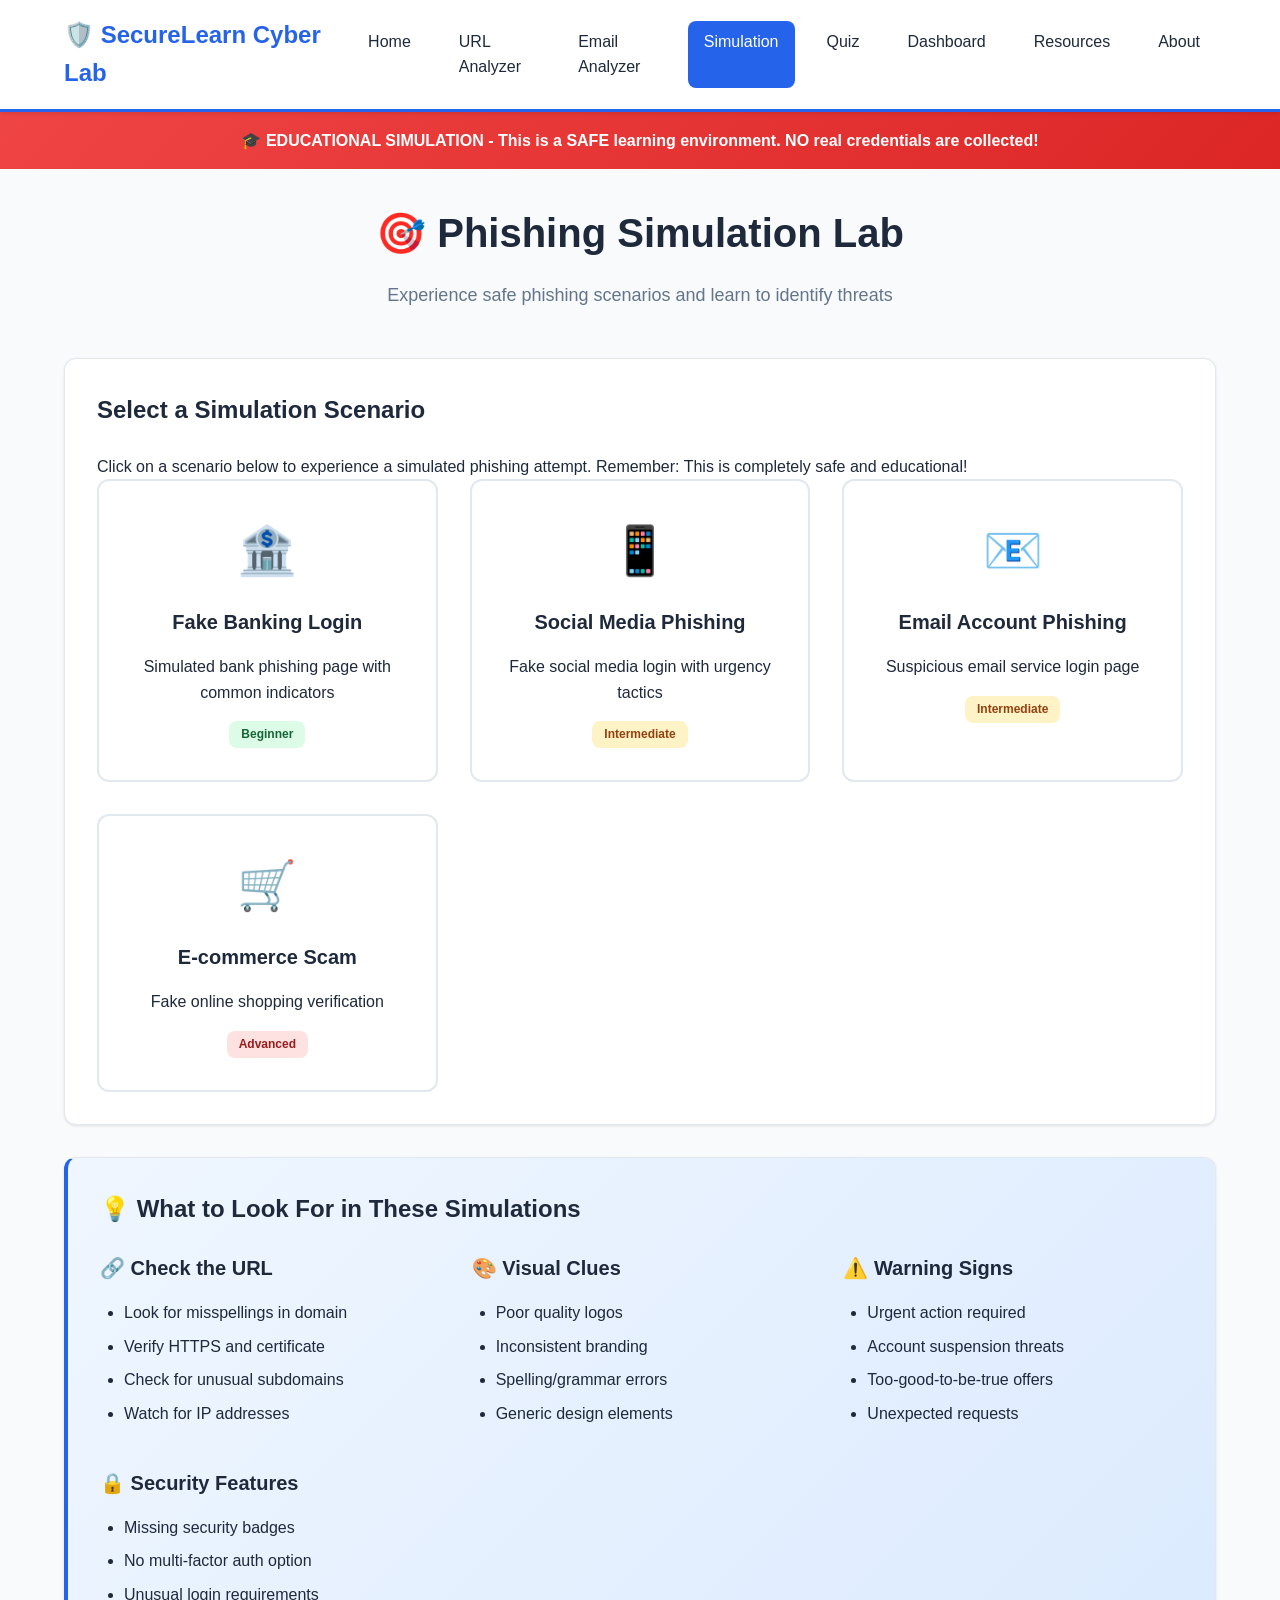
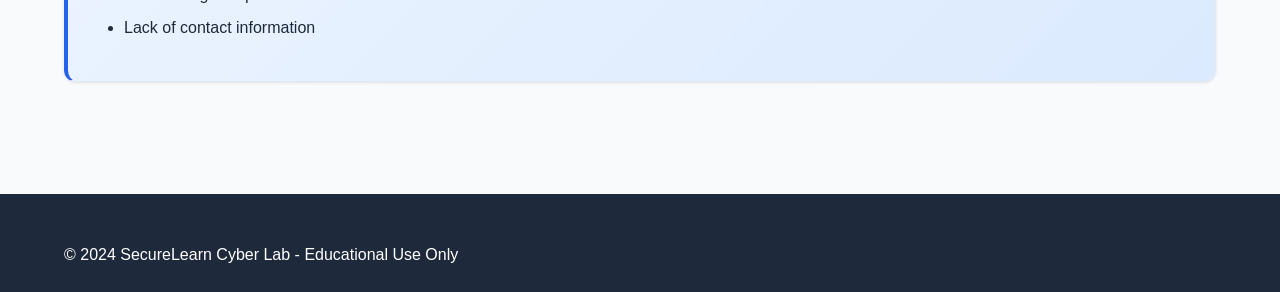
<file: frontend/simulator.html>
<!DOCTYPE html>
<html lang="en">
<head>
    <meta charset="UTF-8">
    <meta name="viewport" content="width=device-width, initial-scale=1.0">
    <title>Phishing Simulator - SecureLearn Cyber Lab</title>
    <link rel="stylesheet" href="css/style.css">
</head>
<body>
    <header class="header">
        <div class="container">
            <div class="logo">
                <h1>🛡️ SecureLearn Cyber Lab</h1>
            </div>
            <nav class="nav">
                <a href="index.html" class="nav-link">Home</a>
                <a href="url-analyzer.html" class="nav-link">URL Analyzer</a>
                <a href="email-analyzer.html" class="nav-link">Email Analyzer</a>
                <a href="simulator.html" class="nav-link active">Simulation</a>
                <a href="quiz.html" class="nav-link">Quiz</a>
                <a href="dashboard.html" class="nav-link">Dashboard</a>
                <a href="resources.html" class="nav-link">Resources</a>
                <a href="about.html" class="nav-link">About</a>
            </nav>
        </div>
    </header>

    <div class="warning-banner warning-banner-critical">
        <div class="container">
            <strong>🎓 EDUCATIONAL SIMULATION</strong> - This is a SAFE learning environment. NO real credentials are collected!
        </div>
    </div>

    <main class="main-content">
        <div class="container">
            <div class="page-header">
                <h1>🎯 Phishing Simulation Lab</h1>
                <p>Experience safe phishing scenarios and learn to identify threats</p>
            </div>

            <!-- Simulation Selection -->
            <div class="card">
                <h2>Select a Simulation Scenario</h2>
                <p>Click on a scenario below to experience a simulated phishing attempt. Remember: This is completely safe and educational!</p>
                
                <div class="simulation-grid">
                    <div class="simulation-card" onclick="startSimulation('banking')">
                        <div class="simulation-icon">🏦</div>
                        <h3>Fake Banking Login</h3>
                        <p>Simulated bank phishing page with common indicators</p>
                        <span class="difficulty difficulty-beginner">Beginner</span>
                    </div>
                    
                    <div class="simulation-card" onclick="startSimulation('social')">
                        <div class="simulation-icon">📱</div>
                        <h3>Social Media Phishing</h3>
                        <p>Fake social media login with urgency tactics</p>
                        <span class="difficulty difficulty-intermediate">Intermediate</span>
                    </div>
                    
                    <div class="simulation-card" onclick="startSimulation('email')">
                        <div class="simulation-icon">📧</div>
                        <h3>Email Account Phishing</h3>
                        <p>Suspicious email service login page</p>
                        <span class="difficulty difficulty-intermediate">Intermediate</span>
                    </div>
                    
                    <div class="simulation-card" onclick="startSimulation('shopping')">
                        <div class="simulation-icon">🛒</div>
                        <h3>E-commerce Scam</h3>
                        <p>Fake online shopping verification</p>
                        <span class="difficulty difficulty-advanced">Advanced</span>
                    </div>
                </div>
            </div>

            <!-- Simulation Container -->
            <div id="simulationContainer" style="display: none;">
                <div class="card simulation-active">
                    <div class="simulation-header">
                        <h2>🎭 Active Simulation</h2>
                        <button onclick="endSimulation()" class="btn btn-secondary">Exit Simulation</button>
                    </div>
                    
                    <div id="simulationContent"></div>
                </div>
            </div>

            <!-- Educational Tips -->
            <div class="card info-card">
                <h2>💡 What to Look For in These Simulations</h2>
                <div class="info-grid">
                    <div class="info-item">
                        <h3>🔗 Check the URL</h3>
                        <ul>
                            <li>Look for misspellings in domain</li>
                            <li>Verify HTTPS and certificate</li>
                            <li>Check for unusual subdomains</li>
                            <li>Watch for IP addresses</li>
                        </ul>
                    </div>
                    
                    <div class="info-item">
                        <h3>🎨 Visual Clues</h3>
                        <ul>
                            <li>Poor quality logos</li>
                            <li>Inconsistent branding</li>
                            <li>Spelling/grammar errors</li>
                            <li>Generic design elements</li>
                        </ul>
                    </div>
                    
                    <div class="info-item">
                        <h3>⚠️ Warning Signs</h3>
                        <ul>
                            <li>Urgent action required</li>
                            <li>Account suspension threats</li>
                            <li>Too-good-to-be-true offers</li>
                            <li>Unexpected requests</li>
                        </ul>
                    </div>
                    
                    <div class="info-item">
                        <h3>🔒 Security Features</h3>
                        <ul>
                            <li>Missing security badges</li>
                            <li>No multi-factor auth option</li>
                            <li>Unusual login requirements</li>
                            <li>Lack of contact information</li>
                        </ul>
                    </div>
                </div>
            </div>
        </div>
    </main>

    <footer class="footer">
        <div class="container">
            <p>&copy; 2024 SecureLearn Cyber Lab - Educational Use Only</p>
        </div>
    </footer>

    <!-- Warning Modal -->
    <div id="warningModal" class="modal" style="display: none;">
        <div class="modal-content">
            <div class="modal-header">
                <h2 id="warningTitle">⚠️ PHISHING DETECTED!</h2>
            </div>
            <div class="modal-body" id="warningBody">
                <p class="warning-main">You just interacted with a simulated phishing page!</p>
                <div id="warningIndicators"></div>
                <div id="warningEducation"></div>
            </div>
            <div class="modal-footer">
                <button onclick="closeWarningModal()" class="btn btn-primary">I Understand</button>
                <button onclick="showDetailedAnalysis()" class="btn btn-secondary">See Detailed Analysis</button>
            </div>
        </div>
    </div>

    <script src="js/main.js"></script>
    <script src="js/simulator.js"></script>
</body>
</html>
</file>
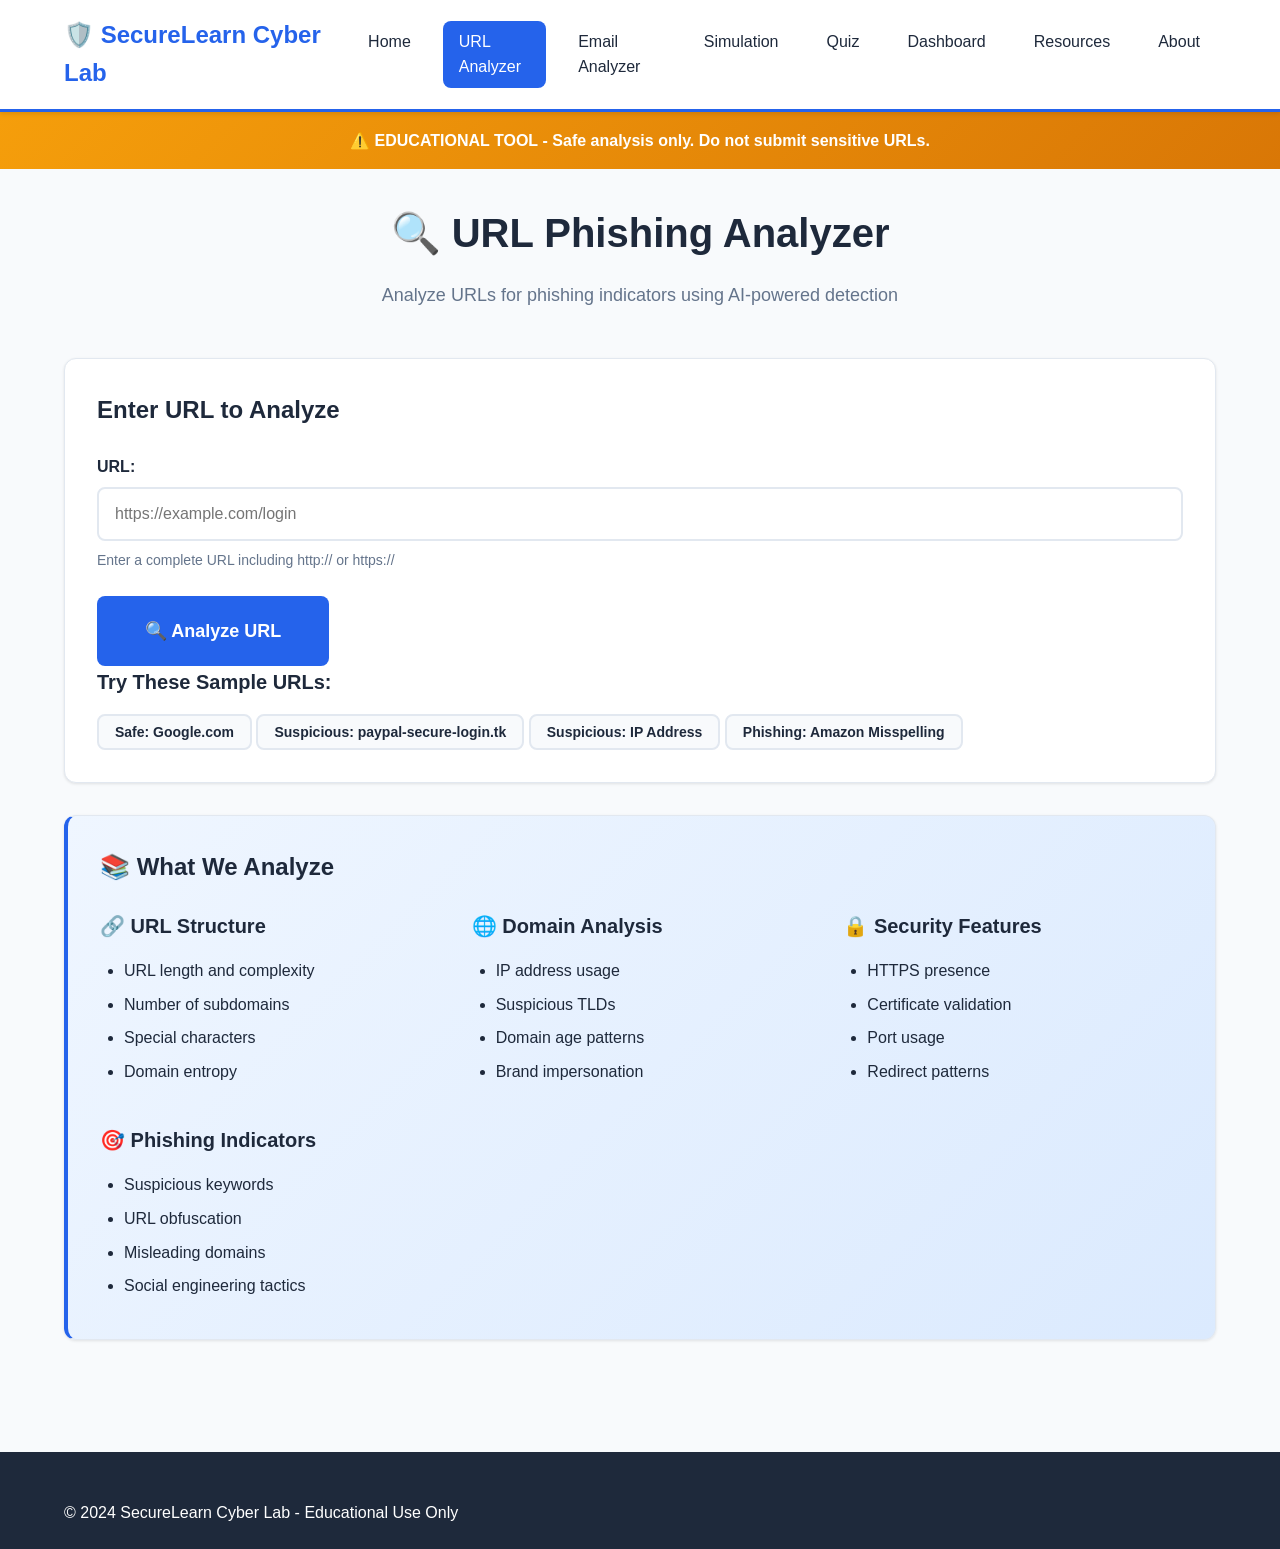
<file: frontend/url-analyzer.html>
<!DOCTYPE html>
<html lang="en">
<head>
    <meta charset="UTF-8">
    <meta name="viewport" content="width=device-width, initial-scale=1.0">
    <title>URL Analyzer - SecureLearn Cyber Lab</title>
    <link rel="stylesheet" href="css/style.css">
</head>
<body>
    <header class="header">
        <div class="container">
            <div class="logo">
                <h1>🛡️ SecureLearn Cyber Lab</h1>
            </div>
            <nav class="nav">
                <a href="index.html" class="nav-link">Home</a>
                <a href="url-analyzer.html" class="nav-link active">URL Analyzer</a>
                <a href="email-analyzer.html" class="nav-link">Email Analyzer</a>
                <a href="simulator.html" class="nav-link">Simulation</a>
                <a href="quiz.html" class="nav-link">Quiz</a>
                <a href="dashboard.html" class="nav-link">Dashboard</a>
                <a href="resources.html" class="nav-link">Resources</a>
                <a href="about.html" class="nav-link">About</a>
            </nav>
        </div>
    </header>

    <div class="warning-banner">
        <div class="container">
            <strong>⚠️ EDUCATIONAL TOOL</strong> - Safe analysis only. Do not submit sensitive URLs.
        </div>
    </div>

    <main class="main-content">
        <div class="container">
            <div class="page-header">
                <h1>🔍 URL Phishing Analyzer</h1>
                <p>Analyze URLs for phishing indicators using AI-powered detection</p>
            </div>

            <!-- Analysis Form -->
            <div class="card">
                <h2>Enter URL to Analyze</h2>
                <form id="urlAnalysisForm">
                    <div class="form-group">
                        <label for="urlInput">URL:</label>
                        <input type="text" 
                               id="urlInput" 
                               class="form-control" 
                               placeholder="https://example.com/login"
                               required>
                        <small class="form-text">Enter a complete URL including http:// or https://</small>
                    </div>
                    
                    <button type="submit" class="btn btn-primary btn-large">
                        <span id="analyzeButtonText">🔍 Analyze URL</span>
                        <span id="analyzeButtonLoading" class="loading" style="display: none;">
                            ⏳ Analyzing...
                        </span>
                    </button>
                </form>

                <!-- Sample URLs -->
                <div class="sample-urls">
                    <h3>Try These Sample URLs:</h3>
                    <div class="sample-grid">
                        <button class="btn btn-sample" onclick="analyzeUrl('https://www.google.com')">
                            Safe: Google.com
                        </button>
                        <button class="btn btn-sample" onclick="analyzeUrl('http://paypal-secure-login.tk/verify')">
                            Suspicious: paypal-secure-login.tk
                        </button>
                        <button class="btn btn-sample" onclick="analyzeUrl('https://192.168.1.1/admin/login')">
                            Suspicious: IP Address
                        </button>
                        <button class="btn btn-sample" onclick="analyzeUrl('http://amaz0n-account-verify.xyz/signin?user=test')">
                            Phishing: Amazon Misspelling
                        </button>
                    </div>
                </div>
            </div>

            <!-- Results Section -->
            <div id="resultsSection" style="display: none;">
                <!-- Risk Score -->
                <div class="card">
                    <h2>Analysis Results</h2>
                    <div class="risk-score-container">
                        <div class="risk-score" id="riskScoreDisplay">
                            <div class="score-circle" id="scoreCircle">
                                <span class="score-number" id="scoreNumber">0</span>
                                <span class="score-label">/100</span>
                            </div>
                            <div class="risk-level" id="riskLevel">ANALYZING...</div>
                        </div>
                        <div class="analyzed-url">
                            <strong>Analyzed URL:</strong>
                            <div id="analyzedUrl" class="url-display"></div>
                        </div>
                    </div>
                </div>

                <!-- ML Prediction -->
                <div class="card" id="mlPredictionCard">
                    <h2>🤖 AI Prediction</h2>
                    <div class="prediction-result">
                        <div class="prediction-item">
                            <span class="prediction-label">Classification:</span>
                            <span class="prediction-value" id="mlPrediction">-</span>
                        </div>
                        <div class="prediction-item">
                            <span class="prediction-label">Confidence:</span>
                            <span class="prediction-value" id="mlConfidence">-</span>
                        </div>
                    </div>
                </div>

                <!-- Indicators -->
                <div class="card" id="indicatorsCard">
                    <h2>⚠️ Detected Indicators</h2>
                    <div id="indicatorsList"></div>
                </div>

                <!-- Features -->
                <div class="card" id="featuresCard">
                    <h2>📊 URL Features</h2>
                    <div class="features-grid" id="featuresList"></div>
                </div>

                <!-- Recommendation -->
                <div class="card recommendation-card" id="recommendationCard">
                    <h2>💡 Recommendation</h2>
                    <p id="recommendationText"></p>
                </div>

                <!-- Explanation -->
                <div class="card" id="explanationCard">
                    <h2>🔍 Detailed Explanation</h2>
                    <div id="explanationContent"></div>
                </div>
            </div>

            <!-- Education Section -->
            <div class="card info-card">
                <h2>📚 What We Analyze</h2>
                <div class="info-grid">
                    <div class="info-item">
                        <h3>🔗 URL Structure</h3>
                        <ul>
                            <li>URL length and complexity</li>
                            <li>Number of subdomains</li>
                            <li>Special characters</li>
                            <li>Domain entropy</li>
                        </ul>
                    </div>
                    
                    <div class="info-item">
                        <h3>🌐 Domain Analysis</h3>
                        <ul>
                            <li>IP address usage</li>
                            <li>Suspicious TLDs</li>
                            <li>Domain age patterns</li>
                            <li>Brand impersonation</li>
                        </ul>
                    </div>
                    
                    <div class="info-item">
                        <h3>🔒 Security Features</h3>
                        <ul>
                            <li>HTTPS presence</li>
                            <li>Certificate validation</li>
                            <li>Port usage</li>
                            <li>Redirect patterns</li>
                        </ul>
                    </div>
                    
                    <div class="info-item">
                        <h3>🎯 Phishing Indicators</h3>
                        <ul>
                            <li>Suspicious keywords</li>
                            <li>URL obfuscation</li>
                            <li>Misleading domains</li>
                            <li>Social engineering tactics</li>
                        </ul>
                    </div>
                </div>
            </div>
        </div>
    </main>

    <footer class="footer">
        <div class="container">
            <p>&copy; 2024 SecureLearn Cyber Lab - Educational Use Only</p>
        </div>
    </footer>

    <script src="js/main.js"></script>
    <script src="js/analyzer.js"></script>
</body>
</html>
</file>
<file: frontend/css/style.css>
/* frontend/css/style.css */
/* SecureLearn Cyber Lab - Main Stylesheet */

/* ===============================================
   RESET & BASE STYLES
   =============================================== */

* {
    margin: 0;
    padding: 0;
    box-sizing: border-box;
}

:root {
    /* Color Palette */
    --primary-color: #2563eb;
    --primary-dark: #1e40af;
    --secondary-color: #10b981;
    --danger-color: #ef4444;
    --warning-color: #f59e0b;
    --success-color: #10b981;
    --info-color: #3b82f6;
    
    /* Risk Colors */
    --risk-low: #10b981;
    --risk-medium: #f59e0b;
    --risk-high: #ef4444;
    
    /* Neutral Colors */
    --bg-color: #f8fafc;
    --card-bg: #ffffff;
    --text-primary: #1e293b;
    --text-secondary: #64748b;
    --border-color: #e2e8f0;
    --shadow: rgba(0, 0, 0, 0.1);
    
    /* Spacing */
    --spacing-xs: 0.5rem;
    --spacing-sm: 1rem;
    --spacing-md: 1.5rem;
    --spacing-lg: 2rem;
    --spacing-xl: 3rem;
    
    /* Border Radius */
    --radius-sm: 0.375rem;
    --radius-md: 0.5rem;
    --radius-lg: 0.75rem;
    --radius-xl: 1rem;
    
    /* Transitions */
    --transition: all 0.3s ease;
}

body {
    font-family: -apple-system, BlinkMacSystemFont, 'Segoe UI', Roboto, 'Helvetica Neue', Arial, sans-serif;
    background-color: var(--bg-color);
    color: var(--text-primary);
    line-height: 1.6;
    font-size: 16px;
}

.container {
    max-width: 1200px;
    margin: 0 auto;
    padding: 0 var(--spacing-md);
}

/* ===============================================
   HEADER & NAVIGATION
   =============================================== */

.header {
    background-color: var(--card-bg);
    box-shadow: 0 2px 4px var(--shadow);
    position: sticky;
    top: 0;
    z-index: 1000;
    border-bottom: 3px solid var(--primary-color);
}

.header .container {
    display: flex;
    justify-content: space-between;
    align-items: center;
    padding: var(--spacing-sm) var(--spacing-md);
}

.logo h1 {
    font-size: 1.5rem;
    color: var(--primary-color);
    margin-bottom: 0;
}

.tagline {
    font-size: 0.875rem;
    color: var(--text-secondary);
    margin-top: 0.25rem;
}

.nav {
    display: flex;
    gap: var(--spacing-sm);
}

.nav-link {
    color: var(--text-primary);
    text-decoration: none;
    padding: var(--spacing-xs) var(--spacing-sm);
    border-radius: var(--radius-md);
    transition: var(--transition);
    font-weight: 500;
}

.nav-link:hover {
    background-color: var(--bg-color);
    color: var(--primary-color);
}

.nav-link.active {
    background-color: var(--primary-color);
    color: white;
}

/* ===============================================
   WARNING BANNER
   =============================================== */

.warning-banner {
    background: linear-gradient(135deg, #f59e0b 0%, #d97706 100%);
    color: white;
    padding: var(--spacing-sm);
    text-align: center;
    font-weight: 600;
}

.warning-banner-critical {
    background: linear-gradient(135deg, #ef4444 0%, #dc2626 100%);
}

/* ===============================================
   MAIN CONTENT
   =============================================== */

.main-content {
    min-height: calc(100vh - 300px);
    padding: var(--spacing-lg) 0;
}

.page-header {
    text-align: center;
    margin-bottom: var(--spacing-xl);
}

.page-header h1 {
    font-size: 2.5rem;
    color: var(--text-primary);
    margin-bottom: var(--spacing-sm);
}

.page-header p {
    font-size: 1.125rem;
    color: var(--text-secondary);
}

/* ===============================================
   CARDS
   =============================================== */

.card {
    background-color: var(--card-bg);
    border-radius: var(--radius-lg);
    padding: var(--spacing-lg);
    margin-bottom: var(--spacing-lg);
    box-shadow: 0 1px 3px var(--shadow);
    border: 1px solid var(--border-color);
}

.card h2 {
    color: var(--text-primary);
    margin-bottom: var(--spacing-md);
    font-size: 1.5rem;
}

.card h3 {
    color: var(--text-primary);
    margin-bottom: var(--spacing-sm);
    font-size: 1.25rem;
}

.info-card {
    background: linear-gradient(135deg, #eff6ff 0%, #dbeafe 100%);
    border-left: 4px solid var(--primary-color);
}

.alert-card {
    background: linear-gradient(135deg, #fef2f2 0%, #fee2e2 100%);
    border-left: 4px solid var(--danger-color);
}

.warning-card {
    background: linear-gradient(135deg, #fffbeb 0%, #fef3c7 100%);
    border-left: 4px solid var(--warning-color);
}

/* ===============================================
   FORMS
   =============================================== */

.form-group {
    margin-bottom: var(--spacing-md);
}

.form-group label {
    display: block;
    margin-bottom: var(--spacing-xs);
    font-weight: 600;
    color: var(--text-primary);
}

.form-control {
    width: 100%;
    padding: var(--spacing-sm);
    border: 2px solid var(--border-color);
    border-radius: var(--radius-md);
    font-size: 1rem;
    transition: var(--transition);
}

.form-control:focus {
    outline: none;
    border-color: var(--primary-color);
    box-shadow: 0 0 0 3px rgba(37, 99, 235, 0.1);
}

textarea.form-control {
    resize: vertical;
    font-family: inherit;
}

.form-text {
    display: block;
    margin-top: var(--spacing-xs);
    font-size: 0.875rem;
    color: var(--text-secondary);
}

/* ===============================================
   BUTTONS
   =============================================== */

.btn {
    display: inline-block;
    padding: var(--spacing-sm) var(--spacing-lg);
    border: none;
    border-radius: var(--radius-md);
    font-size: 1rem;
    font-weight: 600;
    text-decoration: none;
    cursor: pointer;
    transition: var(--transition);
    text-align: center;
}

.btn-primary {
    background-color: var(--primary-color);
    color: white;
}

.btn-primary:hover {
    background-color: var(--primary-dark);
    transform: translateY(-2px);
    box-shadow: 0 4px 6px var(--shadow);
}

.btn-secondary {
    background-color: var(--text-secondary);
    color: white;
}

.btn-secondary:hover {
    background-color: #475569;
}

.btn-success {
    background-color: var(--success-color);
    color: white;
}

.btn-success:hover {
    background-color: #059669;
}

.btn-large {
    padding: var(--spacing-md) var(--spacing-xl);
    font-size: 1.125rem;
}

.btn-sample {
    background-color: var(--bg-color);
    color: var(--text-primary);
    border: 2px solid var(--border-color);
    padding: var(--spacing-xs) var(--spacing-sm);
    font-size: 0.875rem;
}

.btn-sample:hover {
    border-color: var(--primary-color);
    color: var(--primary-color);
}

.loading {
    opacity: 0.7;
}

/* ===============================================
   HERO SECTION
   =============================================== */

.hero {
    background: linear-gradient(135deg, #1e40af 0%, #3b82f6 100%);
    color: white;
    padding: var(--spacing-xl) 0;
    text-align: center;
    margin-bottom: var(--spacing-lg);
}

.hero h2 {
    font-size: 2.5rem;
    margin-bottom: var(--spacing-sm);
}

.hero-subtitle {
    font-size: 1.25rem;
    margin-bottom: var(--spacing-lg);
    opacity: 0.9;
}

.hero-features {
    display: grid;
    grid-template-columns: repeat(auto-fit, minmax(250px, 1fr));
    gap: var(--spacing-lg);
    margin-top: var(--spacing-xl);
}

.feature-card {
    background-color: white;
    color: var(--text-primary);
    padding: var(--spacing-lg);
    border-radius: var(--radius-lg);
    box-shadow: 0 4px 6px var(--shadow);
    transition: var(--transition);
}

.feature-card:hover {
    transform: translateY(-5px);
    box-shadow: 0 8px 12px var(--shadow);
}

.feature-icon {
    font-size: 3rem;
    margin-bottom: var(--spacing-sm);
}

.feature-card h3 {
    margin-bottom: var(--spacing-sm);
}

.feature-card p {
    color: var(--text-secondary);
    margin-bottom: var(--spacing-md);
}

/* ===============================================
   FEATURE SECTIONS
   =============================================== */

.features-section {
    padding: var(--spacing-xl) 0;
}

.features-section h2 {
    text-align: center;
    font-size: 2rem;
    margin-bottom: var(--spacing-xl);
}

.features-grid {
    display: grid;
    grid-template-columns: repeat(auto-fit, minmax(300px, 1fr));
    gap: var(--spacing-lg);
}

.feature-item {
    background-color: var(--card-bg);
    padding: var(--spacing-lg);
    border-radius: var(--radius-lg);
    box-shadow: 0 2px 4px var(--shadow);
    border: 1px solid var(--border-color);
}

.feature-item h3 {
    color: var(--primary-color);
    margin-bottom: var(--spacing-sm);
}

/* ===============================================
   STATISTICS
   =============================================== */

.stats-section {
    background-color: var(--card-bg);
    padding: var(--spacing-xl) 0;
    margin: var(--spacing-xl) 0;
}

.stats-grid {
    display: grid;
    grid-template-columns: repeat(auto-fit, minmax(200px, 1fr));
    gap: var(--spacing-lg);
}

.stat-card {
    text-align: center;
    padding: var(--spacing-lg);
    background-color: var(--bg-color);
    border-radius: var(--radius-lg);
    border: 2px solid var(--border-color);
}

.stat-number {
    font-size: 3rem;
    font-weight: 700;
    color: var(--primary-color);
    display: block;
}

.stat-label {
    font-size: 0.875rem;
    color: var(--text-secondary);
    text-transform: uppercase;
    letter-spacing: 0.05em;
    margin-top: var(--spacing-xs);
}

/* ===============================================
   RISK SCORE DISPLAY
   =============================================== */

.risk-score-container {
    display: flex;
    align-items: center;
    gap: var(--spacing-xl);
    margin: var(--spacing-lg) 0;
    flex-wrap: wrap;
}

.risk-score {
    text-align: center;
}

.score-circle {
    width: 150px;
    height: 150px;
    border-radius: 50%;
    display: flex;
    flex-direction: column;
    align-items: center;
    justify-content: center;
    margin: 0 auto var(--spacing-sm);
    border: 8px solid var(--border-color);
    background-color: var(--bg-color);
}

.score-circle.risk-low {
    border-color: var(--risk-low);
    background: linear-gradient(135deg, #d1fae5 0%, #a7f3d0 100%);
}

.score-circle.risk-medium {
    border-color: var(--risk-medium);
    background: linear-gradient(135deg, #fef3c7 0%, #fde68a 100%);
}

.score-circle.risk-high {
    border-color: var(--risk-high);
    background: linear-gradient(135deg, #fee2e2 0%, #fecaca 100%);
}

.score-number {
    font-size: 3rem;
    font-weight: 700;
}

.score-label {
    font-size: 1.5rem;
    color: var(--text-secondary);
}

.risk-level {
    font-size: 1.25rem;
    font-weight: 700;
    padding: var(--spacing-xs) var(--spacing-md);
    border-radius: var(--radius-md);
    display: inline-block;
}

.analyzed-url {
    flex: 1;
}

.url-display {
    font-family: 'Courier New', monospace;
    background-color: var(--bg-color);
    padding: var(--spacing-sm);
    border-radius: var(--radius-md);
    word-break: break-all;
    margin-top: var(--spacing-xs);
}

/* ===============================================
   INDICATORS & FEATURES
   =============================================== */

.indicators-list,
.techniques-list {
    list-style: none;
}

.indicators-list li,
.techniques-list li {
    padding: var(--spacing-sm);
    margin-bottom: var(--spacing-xs);
    background-color: var(--bg-color);
    border-radius: var(--radius-md);
    border-left: 4px solid var(--warning-color);
}

.features-grid {
    display: grid;
    grid-template-columns: repeat(auto-fill, minmax(200px, 1fr));
    gap: var(--spacing-sm);
}

.feature-badge {
    background-color: var(--bg-color);
    padding: var(--spacing-sm);
    border-radius: var(--radius-md);
    font-size: 0.875rem;
    border: 1px solid var(--border-color);
}

.feature-badge strong {
    display: block;
    color: var(--primary-color);
    margin-bottom: 0.25rem;
}

/* ===============================================
   PREDICTION RESULTS
   =============================================== */

.prediction-result {
    display: flex;
    gap: var(--spacing-lg);
    flex-wrap: wrap;
}

.prediction-item {
    flex: 1;
    min-width: 200px;
    padding: var(--spacing-md);
    background-color: var(--bg-color);
    border-radius: var(--radius-md);
    border: 2px solid var(--border-color);
}

.prediction-label {
    display: block;
    font-size: 0.875rem;
    color: var(--text-secondary);
    margin-bottom: var(--spacing-xs);
}

.prediction-value {
    display: block;
    font-size: 1.5rem;
    font-weight: 700;
    color: var(--primary-color);
}

/* ===============================================
   RECOMMENDATION
   =============================================== */

.recommendation-card {
    border-left: 4px solid var(--info-color);
}

.recommendation-card.risk-high {
    background: linear-gradient(135deg, #fef2f2 0%, #fee2e2 100%);
    border-left-color: var(--risk-high);
}

.recommendation-card.risk-medium {
    background: linear-gradient(135deg, #fffbeb 0%, #fef3c7 100%);
    border-left-color: var(--risk-medium);
}

.recommendation-card.risk-low {
    background: linear-gradient(135deg, #f0fdf4 0%, #dcfce7 100%);
    border-left-color: var(--risk-low);
}

/* ===============================================
   SIMULATION
   =============================================== */

.simulation-grid {
    display: grid;
    grid-template-columns: repeat(auto-fit, minmax(250px, 1fr));
    gap: var(--spacing-lg);
}

.simulation-card {
    background-color: var(--card-bg);
    padding: var(--spacing-lg);
    border-radius: var(--radius-lg);
    border: 2px solid var(--border-color);
    cursor: pointer;
    transition: var(--transition);
    text-align: center;
}

.simulation-card:hover {
    border-color: var(--primary-color);
    transform: translateY(-5px);
    box-shadow: 0 8px 12px var(--shadow);
}

.simulation-icon {
    font-size: 3rem;
    margin-bottom: var(--spacing-sm);
}

.difficulty {
    display: inline-block;
    padding: 0.25rem 0.75rem;
    border-radius: var(--radius-md);
    font-size: 0.75rem;
    font-weight: 600;
    margin-top: var(--spacing-sm);
}

.difficulty-beginner {
    background-color: #dcfce7;
    color: #166534;
}

.difficulty-intermediate {
    background-color: #fef3c7;
    color: #92400e;
}

.difficulty-advanced {
    background-color: #fee2e2;
    color: #991b1b;
}

.simulation-active {
    border: 3px solid var(--warning-color);
}

.simulation-header {
    display: flex;
    justify-content: space-between;
    align-items: center;
    margin-bottom: var(--spacing-lg);
}

/* ===============================================
   QUIZ
   =============================================== */

.quiz-info {
    display: grid;
    grid-template-columns: repeat(auto-fit, minmax(200px, 1fr));
    gap: var(--spacing-md);
    margin: var(--spacing-lg) 0;
}

.quiz-header {
    margin-bottom: var(--spacing-lg);
}

.quiz-progress {
    display: flex;
    justify-content: space-between;
    margin-bottom: var(--spacing-sm);
    font-weight: 600;
}

.progress-bar {
    height: 8px;
    background-color: var(--border-color);
    border-radius: var(--radius-md);
    overflow: hidden;
}

.progress-fill {
    height: 100%;
    background: linear-gradient(90deg, var(--primary-color), var(--secondary-color));
    transition: width 0.3s ease;
}

.options-container {
    margin: var(--spacing-lg) 0;
}

.option-button {
    display: block;
    width: 100%;
    padding: var(--spacing-md);
    margin-bottom: var(--spacing-sm);
    background-color: var(--card-bg);
    border: 2px solid var(--border-color);
    border-radius: var(--radius-md);
    text-align: left;
    cursor: pointer;
    transition: var(--transition);
    font-size: 1rem;
}

.option-button:hover {
    border-color: var(--primary-color);
    background-color: var(--bg-color);
}

.option-button.selected {
    border-color: var(--primary-color);
    background-color: #eff6ff;
}

.option-button.correct {
    border-color: var(--success-color);
    background-color: #f0fdf4;
}

.option-button.incorrect {
    border-color: var(--danger-color);
    background-color: #fef2f2;
}

.quiz-navigation {
    text-align: center;
    margin-top: var(--spacing-lg);
}

/* Quiz Results */
.results-card {
    text-align: center;
}

.score-display {
    display: flex;
    justify-content: center;
    align-items: center;
    gap: var(--spacing-xl);
    margin: var(--spacing-xl) 0;
    flex-wrap: wrap;
}

.score-circle-large {
    width: 200px;
    height: 200px;
    border-radius: 50%;
    border: 10px solid var(--primary-color);
    display: flex;
    align-items: center;
    justify-content: center;
    background: linear-gradient(135deg, #eff6ff 0%, #dbeafe 100%);
}

.score-number-large {
    font-size: 4rem;
    font-weight: 700;
    color: var(--primary-color);
}

.score-total {
    font-size: 1.5rem;
    color: var(--text-secondary);
}

.score-percentage {
    font-size: 3rem;
    font-weight: 700;
    color: var(--primary-color);
}

.score-level {
    font-size: 1.5rem;
    font-weight: 600;
    margin: var(--spacing-sm) 0;
}

.score-message {
    font-size: 1rem;
    color: var(--text-secondary);
}

.results-actions {
    display: flex;
    gap: var(--spacing-sm);
    justify-content: center;
    flex-wrap: wrap;
    margin-top: var(--spacing-xl);
}

/* ===============================================
   DASHBOARD
   =============================================== */

.stats-overview {
    display: grid;
    grid-template-columns: repeat(auto-fit, minmax(240px, 1fr));
    gap: var(--spacing-lg);
    margin-bottom: var(--spacing-lg);
}

.stat-card {
    display: flex;
    align-items: center;
    gap: var(--spacing-md);
}

.stat-icon {
    font-size: 2.5rem;
}

.charts-grid {
    display: grid;
    grid-template-columns: repeat(auto-fit, minmax(400px, 1fr));
    gap: var(--spacing-lg);
    margin-bottom: var(--spacing-lg);
}

.chart-card {
    min-height: 300px;
}

.platform-stats-grid {
    display: grid;
    grid-template-columns: repeat(auto-fit, minmax(200px, 1fr));
    gap: var(--spacing-md);
}

.platform-stat {
    display: flex;
    flex-direction: column;
    padding: var(--spacing-md);
    background-color: var(--bg-color);
    border-radius: var(--radius-md);
    text-align: center;
}

.platform-stat-label {
    font-size: 0.875rem;
    color: var(--text-secondary);
    margin-bottom: var(--spacing-xs);
}

.platform-stat-value {
    font-size: 2rem;
    font-weight: 700;
    color: var(--primary-color);
}

.activity-list {
    max-height: 400px;
    overflow-y: auto;
}

.activity-item {
    padding: var(--spacing-sm);
    border-bottom: 1px solid var(--border-color);
}

.quick-actions-grid {
    display: grid;
    grid-template-columns: repeat(auto-fit, minmax(200px, 1fr));
    gap: var(--spacing-md);
}

.quick-action-card {
    display: flex;
    flex-direction: column;
    align-items: center;
    padding: var(--spacing-lg);
    background-color: var(--bg-color);
    border: 2px solid var(--border-color);
    border-radius: var(--radius-lg);
    text-decoration: none;
    color: var(--text-primary);
    transition: var(--transition);
}

.quick-action-card:hover {
    border-color: var(--primary-color);
    transform: translateY(-3px);
}

.quick-action-icon {
    font-size: 2.5rem;
    margin-bottom: var(--spacing-sm);
}

.quick-action-text {
    font-weight: 600;
}

/* ===============================================
   MODAL
   =============================================== */

.modal {
    position: fixed;
    top: 0;
    left: 0;
    width: 100%;
    height: 100%;
    background-color: rgba(0, 0, 0, 0.7);
    display: flex;
    align-items: center;
    justify-content: center;
    z-index: 2000;
    padding: var(--spacing-md);
}

.modal-content {
    background-color: var(--card-bg);
    border-radius: var(--radius-lg);
    max-width: 600px;
    width: 100%;
    max-height: 90vh;
    overflow-y: auto;
    box-shadow: 0 20px 25px -5px rgba(0, 0, 0, 0.3);
}

.modal-header {
    padding: var(--spacing-lg);
    border-bottom: 2px solid var(--border-color);
}

.modal-header h2 {
    margin: 0;
}

.modal-body {
    padding: var(--spacing-lg);
}

.modal-footer {
    padding: var(--spacing-lg);
    border-top: 2px solid var(--border-color);
    display: flex;
    gap: var(--spacing-sm);
    justify-content: flex-end;
}

.warning-main {
    font-size: 1.125rem;
    font-weight: 600;
    color: var(--danger-color);
    margin-bottom: var(--spacing-md);
}

/* ===============================================
   RESOURCES & EDUCATION
   =============================================== */

.info-grid {
    display: grid;
    grid-template-columns: repeat(auto-fit, minmax(250px, 1fr));
    gap: var(--spacing-lg);
}

.info-item ul {
    margin-left: var(--spacing-md);
}

.info-item li {
    margin-bottom: var(--spacing-xs);
}

.method-grid {
    display: grid;
    grid-template-columns: repeat(auto-fit, minmax(250px, 1fr));
    gap: var(--spacing-md);
    margin-top: var(--spacing-md);
}

.method-card {
    padding: var(--spacing-md);
    background-color: var(--bg-color);
    border-radius: var(--radius-md);
    border-left: 4px solid var(--primary-color);
}

.red-flags-grid {
    display: grid;
    grid-template-columns: repeat(auto-fit, minmax(280px, 1fr));
    gap: var(--spacing-lg);
    margin-top: var(--spacing-md);
}

.red-flag-item {
    text-align: center;
    padding: var(--spacing-lg);
    background-color: var(--bg-color);
    border-radius: var(--radius-lg);
}

.flag-icon {
    font-size: 3rem;
    margin-bottom: var(--spacing-sm);
}

.protection-grid {
    display: grid;
    grid-template-columns: repeat(auto-fit, minmax(300px, 1fr));
    gap: var(--spacing-lg);
    margin-top: var(--spacing-md);
}

.protection-item {
    padding: var(--spacing-lg);
    background-color: var(--bg-color);
    border-radius: var(--radius-md);
}

.action-steps {
    margin-left: var(--spacing-lg);
}

.action-steps li {
    margin-bottom: var(--spacing-sm);
    padding: var(--spacing-sm);
    background-color: var(--bg-color);
    border-radius: var(--radius-md);
}

.safety-list {
    margin-left: var(--spacing-lg);
}

.safety-list li {
    margin-bottom: var(--spacing-xs);
    font-weight: 500;
}

.safety-list.safe li {
    color: var(--success-color);
}

/* ===============================================
   GETTING STARTED
   =============================================== */

.getting-started {
    background-color: var(--card-bg);
    padding: var(--spacing-xl) 0;
}

.steps {
    display: grid;
    grid-template-columns: repeat(auto-fit, minmax(250px, 1fr));
    gap: var(--spacing-lg);
    margin-top: var(--spacing-lg);
}

.step {
    text-align: center;
    padding: var(--spacing-lg);
    background-color: var(--bg-color);
    border-radius: var(--radius-lg);
    border: 2px solid var(--border-color);
}

.step-number {
    width: 60px;
    height: 60px;
    background: linear-gradient(135deg, var(--primary-color), var(--secondary-color));
    color: white;
    border-radius: 50%;
    display: flex;
    align-items: center;
    justify-content: center;
    font-size: 1.5rem;
    font-weight: 700;
    margin: 0 auto var(--spacing-md);
}

/* ===============================================
   FOOTER
   =============================================== */

.footer {
    background-color: var(--text-primary);
    color: white;
    padding: var(--spacing-xl) 0 var(--spacing-md);
    margin-top: var(--spacing-xl);
}

.footer-content {
    display: grid;
    grid-template-columns: repeat(auto-fit, minmax(250px, 1fr));
    gap: var(--spacing-lg);
    margin-bottom: var(--spacing-lg);
}

.footer-section h3 {
    color: white;
    margin-bottom: var(--spacing-sm);
}

.footer-section ul {
    list-style: none;
}

.footer-section li {
    margin-bottom: var(--spacing-xs);
}

.footer-section a {
    color: rgba(255, 255, 255, 0.8);
    text-decoration: none;
    transition: var(--transition);
}

.footer-section a:hover {
    color: white;
}

.disclaimer {
    color: var(--warning-color);
    font-weight: 600;
    margin-top: var(--spacing-sm);
}

.footer-bottom {
    text-align: center;
    padding-top: var(--spacing-md);
    border-top: 1px solid rgba(255, 255, 255, 0.2);
}

.footer-bottom p {
    margin-bottom: var(--spacing-xs);
    opacity: 0.8;
}

/* ===============================================
   UTILITY CLASSES
   =============================================== */

.success-message {
    color: var(--success-color);
    font-weight: 600;
}

.error-message {
    color: var(--danger-color);
    font-weight: 600;
}

.text-center {
    text-align: center;
}

.mt-1 { margin-top: var(--spacing-sm); }
.mt-2 { margin-top: var(--spacing-md); }
.mt-3 { margin-top: var(--spacing-lg); }

.mb-1 { margin-bottom: var(--spacing-sm); }
.mb-2 { margin-bottom: var(--spacing-md); }
.mb-3 { margin-bottom: var(--spacing-lg); }

/* ===============================================
   RESPONSIVE DESIGN
   =============================================== */

@media (max-width: 768px) {
    .header .container {
        flex-direction: column;
        gap: var(--spacing-sm);
    }
    
    .nav {
        flex-wrap: wrap;
        justify-content: center;
    }
    
    .hero h2 {
        font-size: 1.75rem;
    }
    
    .page-header h1 {
        font-size: 2rem;
    }
    
    .risk-score-container {
        flex-direction: column;
    }
    
    .charts-grid {
        grid-template-columns: 1fr;
    }
    
    .score-display {
        flex-direction: column;
    }
    
    .stats-overview {
        grid-template-columns: 1fr;
    }
}

@media (max-width: 480px) {
    .hero h2 {
        font-size: 1.5rem;
    }
    
    .page-header h1 {
        font-size: 1.5rem;
    }
    
    .card {
        padding: var(--spacing-md);
    }
    
    .btn-large {
        padding: var(--spacing-sm) var(--spacing-md);
        font-size: 1rem;
    }
}

/* ===============================================
   ANIMATIONS
   =============================================== */

@keyframes fadeIn {
    from {
        opacity: 0;
        transform: translateY(20px);
    }
    to {
        opacity: 1;
        transform: translateY(0);
    }
}

.fade-in {
    animation: fadeIn 0.5s ease-in-out;
}

@keyframes spin {
    to {
        transform: rotate(360deg);
    }
}

.spinner {
    display: inline-block;
    width: 20px;
    height: 20px;
    border: 3px solid rgba(255, 255, 255, 0.3);
    border-radius: 50%;
    border-top-color: white;
    animation: spin 0.6s linear infinite;
}
</file>
